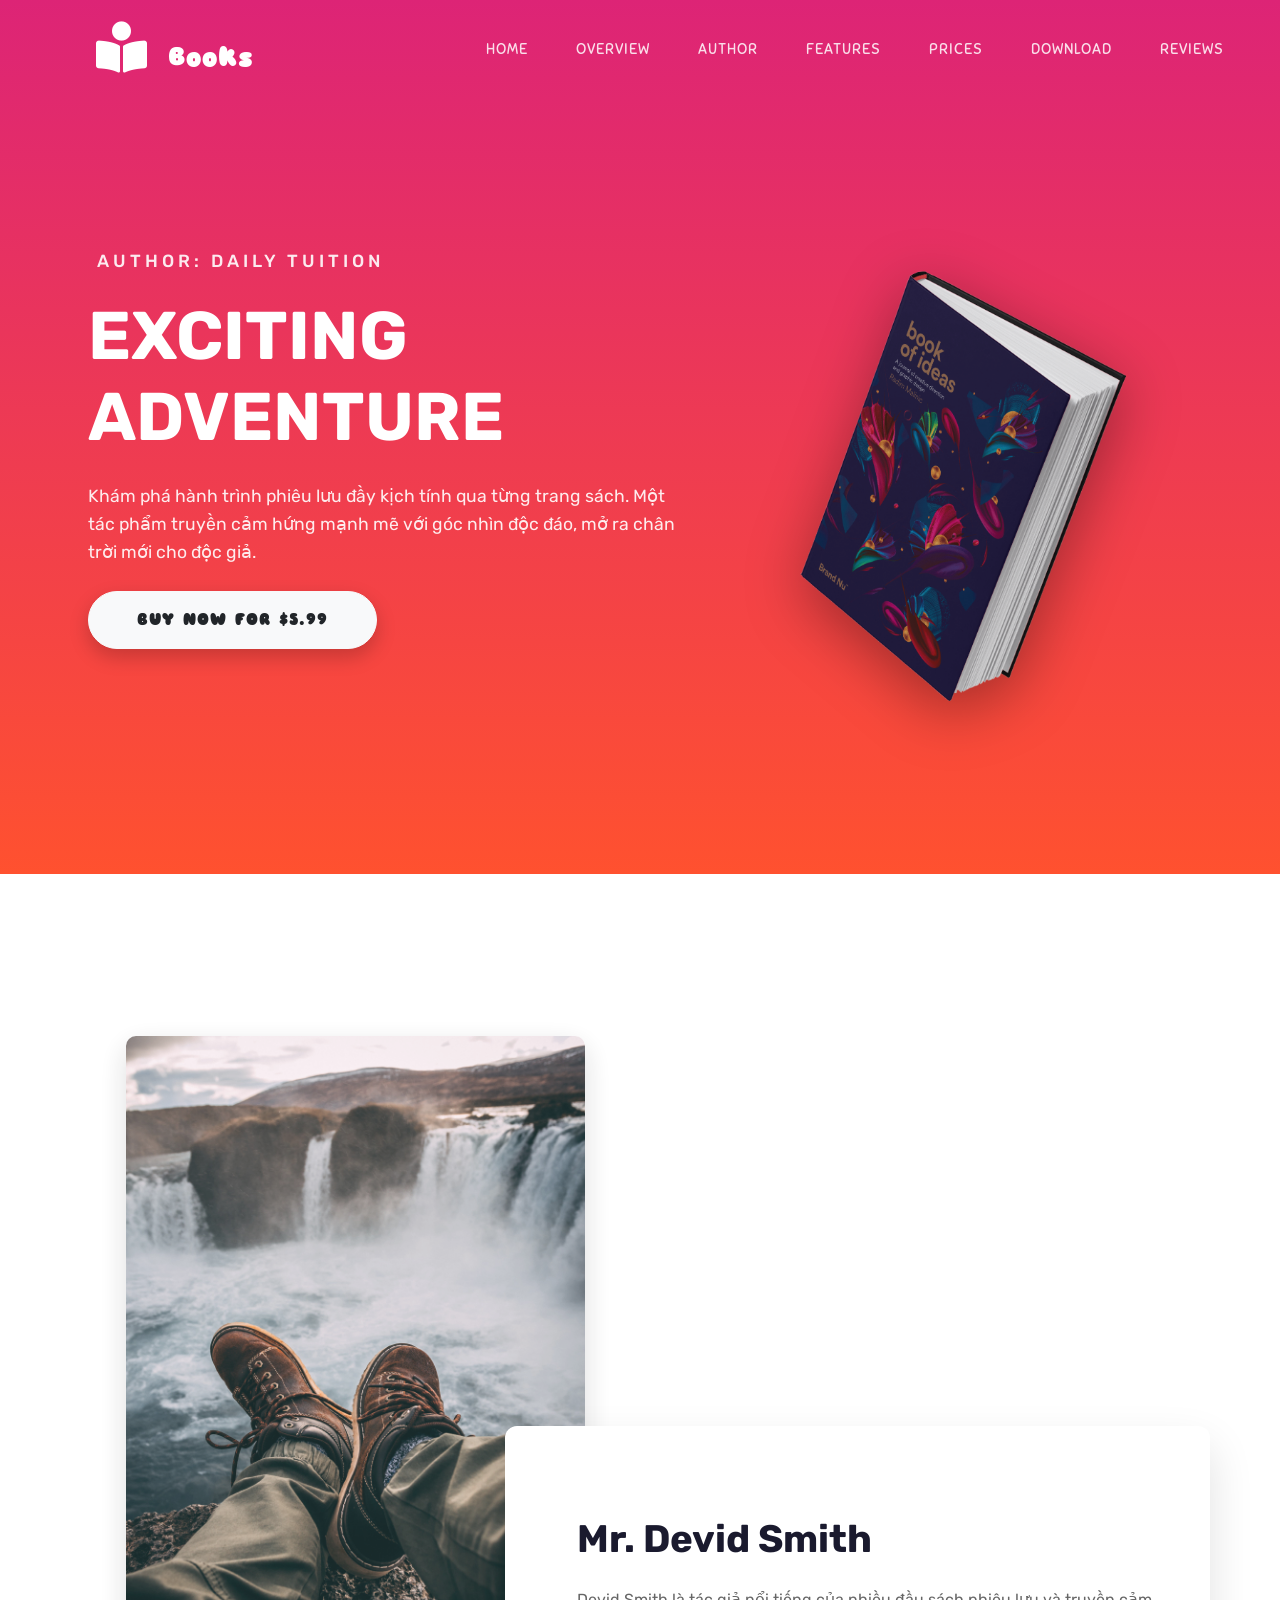
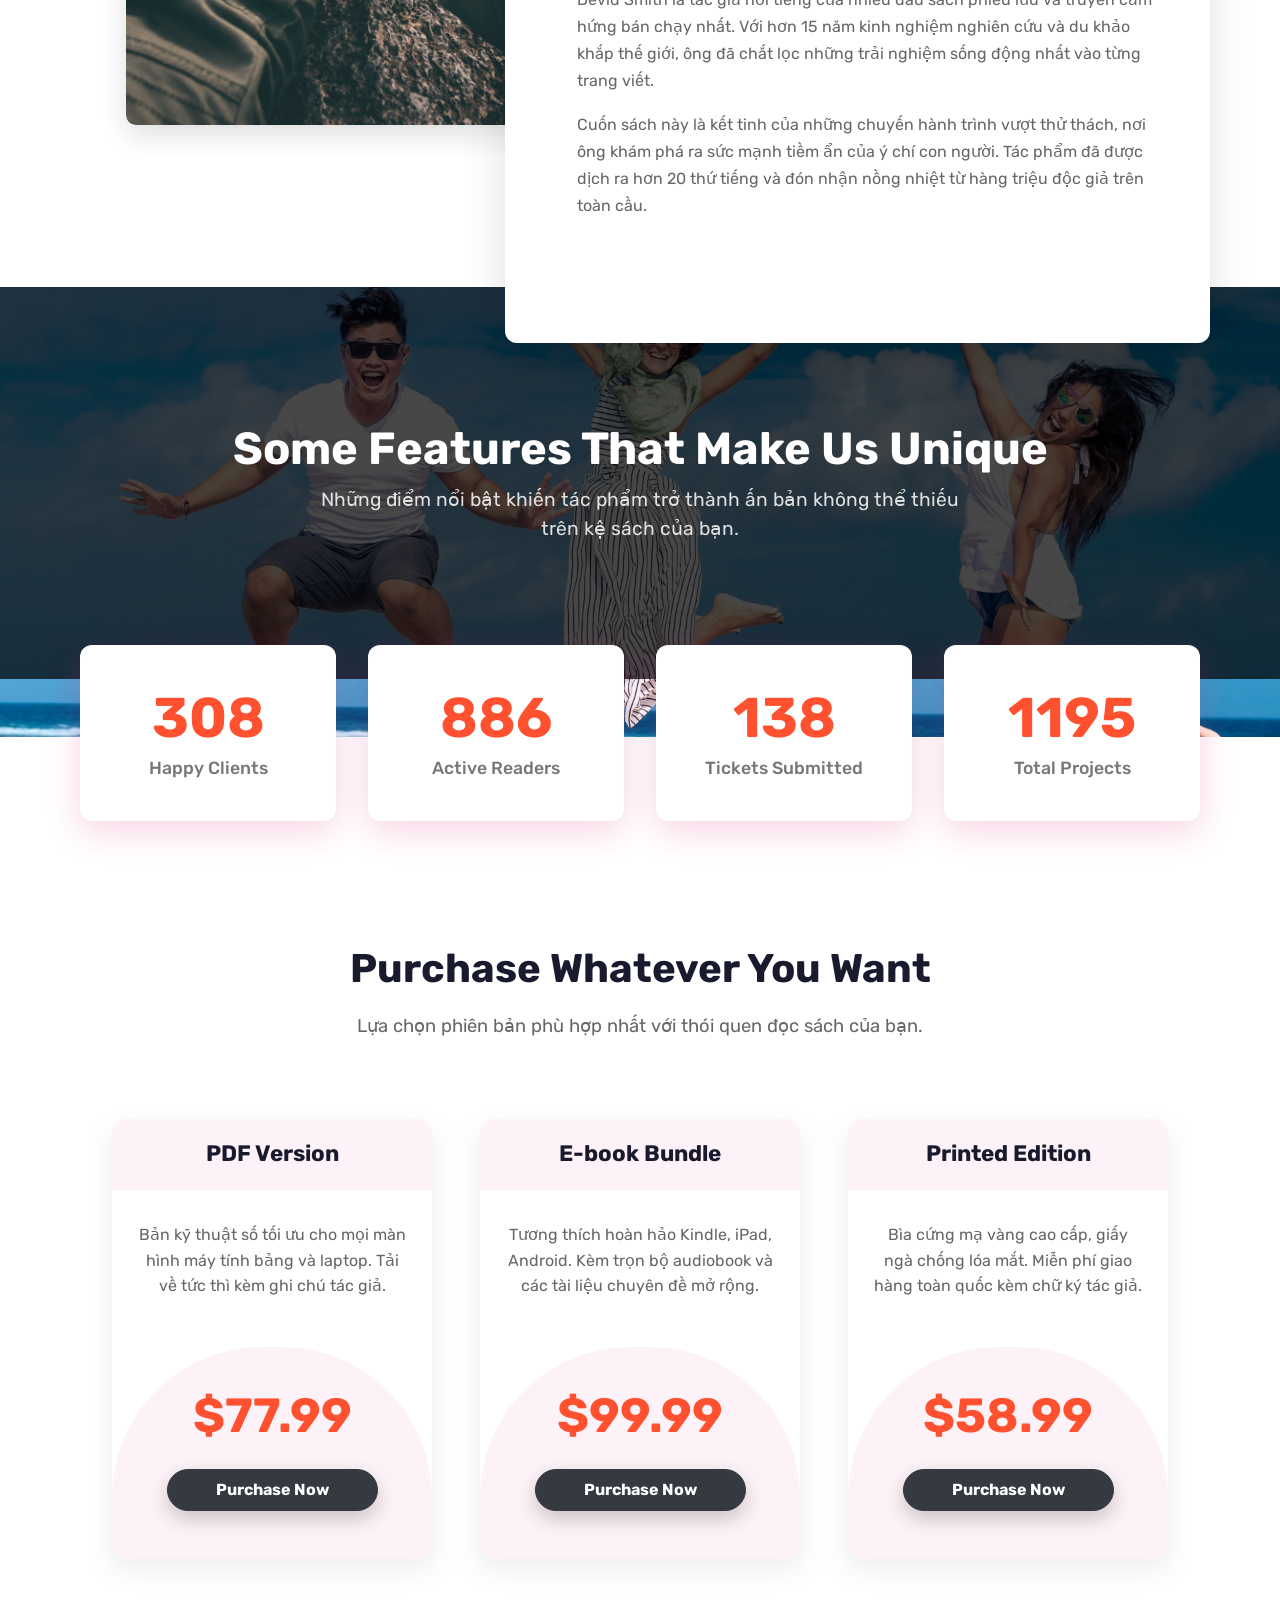
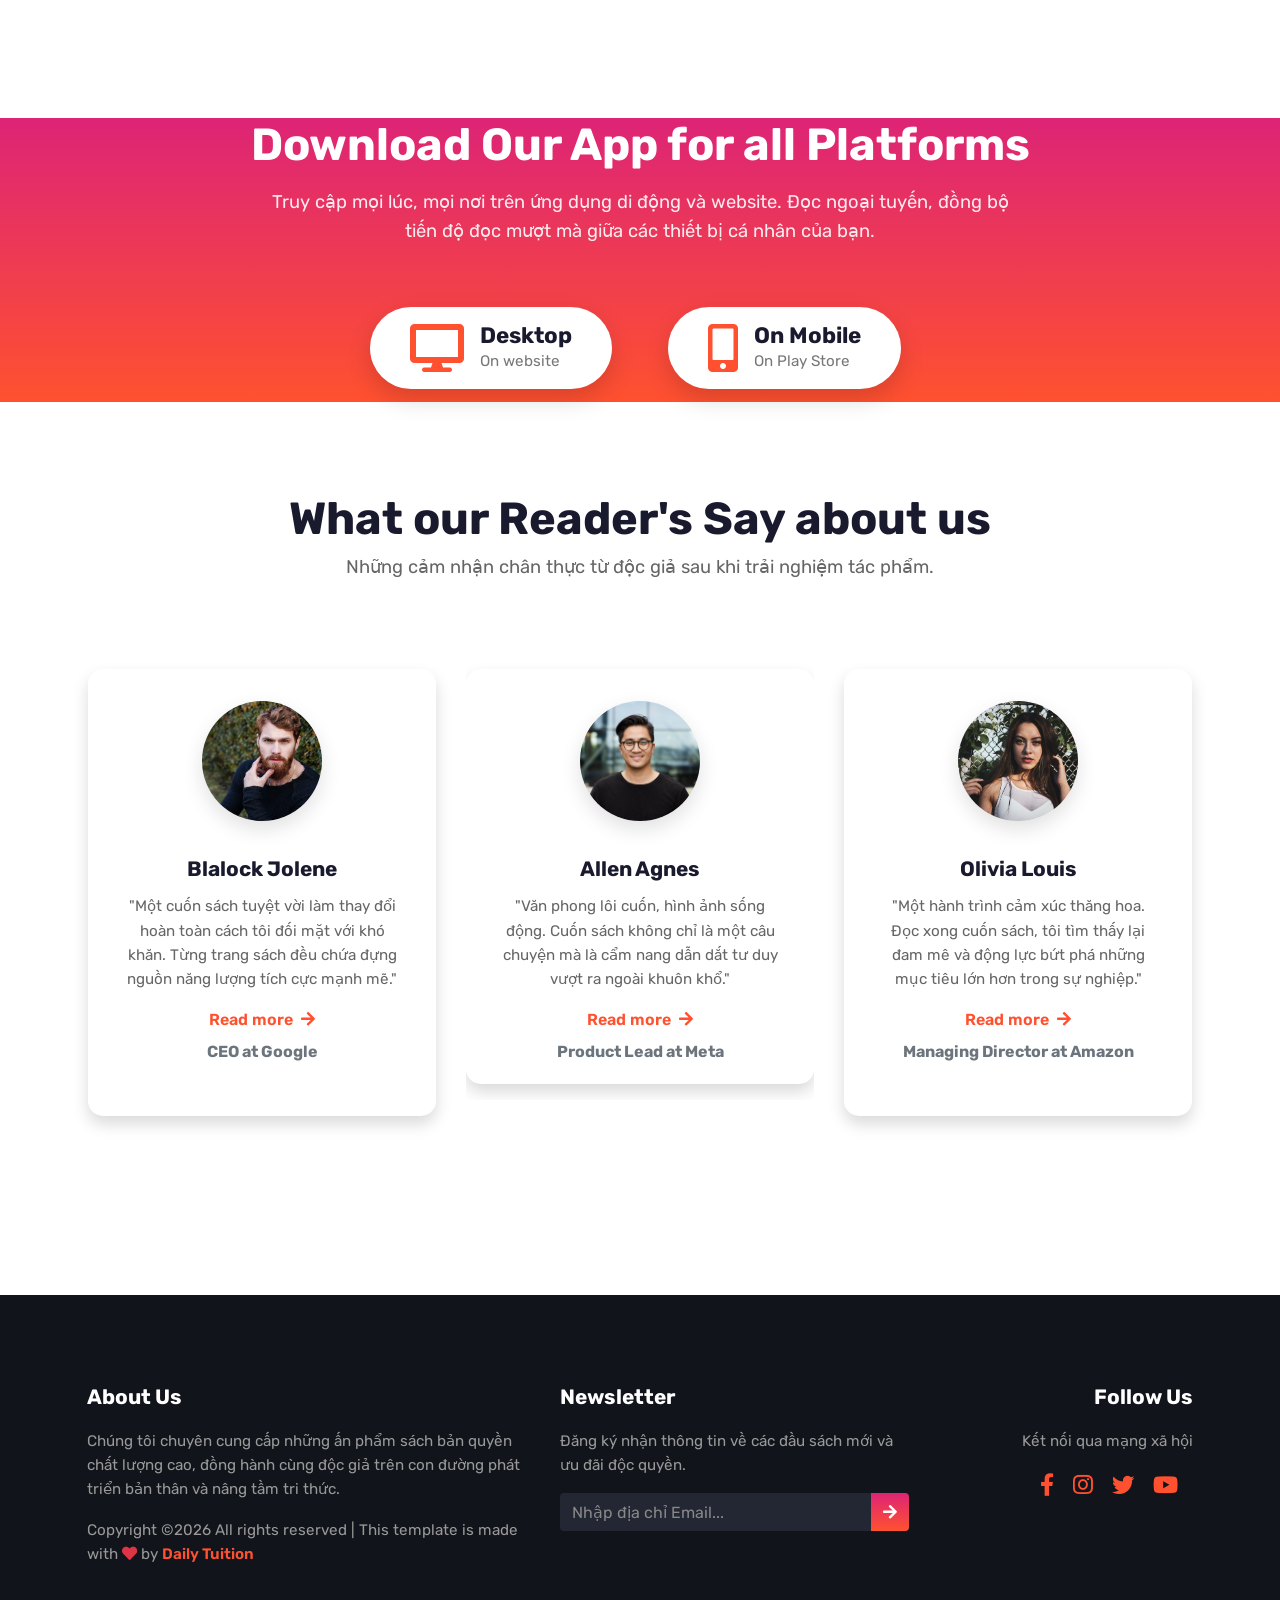
<file: bootstrap-book/index.html>
<!DOCTYPE html>
<html lang="vi">
<head>
    <meta charset="UTF-8">
    <meta http-equiv="X-UA-Compatible" content="IE=edge">
    <meta name="viewport" content="width=device-width, initial-scale=1.0">
    <title>Books - Book Overview & Introduction</title>

    <!-- Bootstrap 4.6 CSS -->
    <link rel="stylesheet" href="https://cdn.jsdelivr.net/npm/bootstrap@4.6.0/dist/css/bootstrap.min.css" integrity="sha384-B0vP5xmATw1+K9KRQjQERJvTumQW0nPEzvF6L/Z6nronJ3oUOFUFpCjEUQouq2+l" crossorigin="anonymous">

    <!-- Font Awesome 5 Free -->
    <link rel="stylesheet" href="https://cdnjs.cloudflare.com/ajax/libs/font-awesome/5.15.4/css/all.min.css" integrity="sha512-1ycn6IcaQQ40/MKBW2W4Rhis/DbILU74C1vSrLJxCq57o941Ym01SwNsOMqvFlcgUa6xLiPY/NS5R+E6ztJQ==" crossorigin="anonymous" referrerpolicy="no-referrer" />

    <!-- Custom CSS -->
    <link rel="stylesheet" href="css/style.css">
    <link rel="stylesheet" href="css/mobile.css">
</head>
<body>

    <!-- ==================== 1. HEADER & BOOK OVERVIEW ==================== -->
    <header id="home">
        <div class="container-fluid p-0">
            <nav class="navbar navbar-expand-lg">
                <a class="navbar-brand" href="#home">
                    <i class="fas fa-book-reader fa-2x"></i> Books
                </a>
                <button class="navbar-toggler" type="button" data-toggle="collapse" data-target="#navbarSupportedContent" aria-controls="navbarSupportedContent" aria-expanded="false" aria-label="Toggle navigation">
                    <i class="fas fa-bars text-light fa-lg"></i>
                </button>
            
                <div class="collapse navbar-collapse" id="navbarSupportedContent">
                    <div class="mr-auto"></div>
                    <ul class="navbar-nav">
                        <li class="nav-item active">
                            <a class="nav-link" href="#home">HOME</a>
                        </li>
                        <li class="nav-item">
                            <a class="nav-link" href="#overview">OVERVIEW</a>
                        </li>
                        <li class="nav-item">
                            <a class="nav-link" href="#author">AUTHOR</a>
                        </li>
                        <li class="nav-item">
                            <a class="nav-link" href="#features">FEATURES</a>
                        </li>
                        <li class="nav-item">
                            <a class="nav-link" href="#prices">PRICES</a>
                        </li>
                        <li class="nav-item">
                            <a class="nav-link" href="#download">DOWNLOAD</a>
                        </li>
                        <li class="nav-item">
                            <a class="nav-link" href="#readers">REVIEWS</a>
                        </li>
                    </ul>
                </div>
            </nav>
        </div>

        <!-- Book Overview Hero Section -->
        <div id="overview" class="container text-center">
            <div class="row align-items-center">
                <div class="col-md-7 col-sm-12 text-white text-md-left">
                    <h6>AUTHOR: DAILY TUITION</h6>
                    <h1>EXCITING ADVENTURE</h1>
                    <p class="pl-md-0">Khám phá hành trình phiêu lưu đầy kịch tính qua từng trang sách. Một tác phẩm truyền cảm hứng mạnh mẽ với góc nhìn độc đáo, mở ra chân trời mới cho độc giả.</p>
                    <a href="#prices" class="btn btn-light primary-btn px-5 py-3 text-uppercase font-weight-bold">
                        Buy now for $5.99
                    </a>
                </div>
                <div class="col-md-5 col-sm-12 text-center mt-4 mt-md-0">
                    <img src="assets/header-img.png" alt="Book Cover" class="img-fluid">
                </div>
            </div>
        </div>
    </header>

    <main>
        <!-- ==================== 2. AUTHOR ==================== -->
        <section id="author" class="section-1">
            <div class="container text-center">
                <div class="row align-items-center">
                    <div class="col-md-6 col-12 mb-4 mb-md-0">
                        <div>
                            <img src="assets/pexels-photo-1904769.jpeg" alt="Author Mr. Devid Smith" class="img-fluid" />
                        </div>
                    </div>
                    <div class="col-md-6 col-12">
                        <div class="panel">
                            <h1>Mr. Devid Smith</h1>
                            <p class="pt-3">Devid Smith là tác giả nổi tiếng của nhiều đầu sách phiêu lưu và truyền cảm hứng bán chạy nhất. Với hơn 15 năm kinh nghiệm nghiên cứu và du khảo khắp thế giới, ông đã chắt lọc những trải nghiệm sống động nhất vào từng trang viết.</p>
                            <p>Cuốn sách này là kết tinh của những chuyến hành trình vượt thử thách, nơi ông khám phá ra sức mạnh tiềm ẩn của ý chí con người. Tác phẩm đã được dịch ra hơn 20 thứ tiếng và đón nhận nồng nhiệt từ hàng triệu độc giả trên toàn cầu.</p>
                        </div>
                    </div>
                </div>
            </div>
        </section>

        <!-- ==================== 3. FEATURES & COUNTERS ==================== -->
        <section id="features" class="section-2 container-fluid p-0">
            <div class="cover">
                <div class="content text-center">
                    <h1>Some Features That Make Us Unique</h1>
                    <p>Những điểm nổi bật khiến tác phẩm trở thành ấn bản không thể thiếu trên kệ sách của bạn.</p>
                </div>
            </div>
            <div class="container-fluid text-center">
                <div class="d-flex flex-wrap justify-content-center numbers">
                    <div class="rect">
                        <h1>2345</h1>
                        <p>Happy Clients</p>
                    </div>
                    <div class="rect">
                        <h1>6784</h1>
                        <p>Active Readers</p>
                    </div>
                    <div class="rect">
                        <h1>1056</h1>
                        <p>Tickets Submitted</p>
                    </div>
                    <div class="rect">
                        <h1>9152</h1>
                        <p>Total Projects</p>
                    </div>
                </div>
            </div>

            <!-- ==================== 4. PRICES ==================== -->
            <div id="prices" class="purchase text-center">
                <h1>Purchase Whatever You Want</h1>
                <p class="subtitle">Lựa chọn phiên bản phù hợp nhất với thói quen đọc sách của bạn.</p>

                <div class="cards container">
                    <div class="d-flex flex-row justify-content-center flex-wrap">
                        <!-- Card 1: PDF -->
                        <div class="card">
                            <div class="card-body p-0">
                                <div class="title">
                                    <h5 class="card-title">PDF Version</h5>
                                </div>
                                <p class="card-text">
                                    Bản kỹ thuật số tối ưu cho mọi màn hình máy tính bảng và laptop. Tải về tức thì kèm ghi chú tác giả.
                                </p>
                                <div class="pricing">
                                    <h1>$77.99</h1>
                                    <a href="#" class="btn btn-dark py-2 px-5 mb-4 primary-btn text-white">Purchase Now</a>
                                </div>
                            </div>
                        </div>

                        <!-- Card 2: E-book -->
                        <div class="card">
                            <div class="card-body p-0">
                                <div class="title">
                                    <h5 class="card-title">E-book Bundle</h5>
                                </div>
                                <p class="card-text">
                                    Tương thích hoàn hảo Kindle, iPad, Android. Kèm trọn bộ audiobook và các tài liệu chuyên đề mở rộng.
                                </p>
                                <div class="pricing">
                                    <h1>$99.99</h1>
                                    <a href="#" class="btn btn-dark py-2 px-5 mb-4 primary-btn text-white">Purchase Now</a>
                                </div>
                            </div>
                        </div>

                        <!-- Card 3: Paperback -->
                        <div class="card">
                            <div class="card-body p-0">
                                <div class="title">
                                    <h5 class="card-title">Printed Edition</h5>
                                </div>
                                <p class="card-text">
                                    Bìa cứng mạ vàng cao cấp, giấy ngà chống lóa mắt. Miễn phí giao hàng toàn quốc kèm chữ ký tác giả.
                                </p>
                                <div class="pricing">
                                    <h1>$58.99</h1>
                                    <a href="#" class="btn btn-dark py-2 px-5 mb-4 primary-btn text-white">Purchase Now</a>
                                </div>
                            </div>
                        </div>
                    </div>
                </div>
            </div>
        </section>

        <!-- ==================== 5. DOWNLOAD ==================== -->
        <section id="download" class="section-3 container-fluid p-0 text-center">
            <div class="row">
                <div class="col-md-12 col-sm-12">
                    <h1>Download Our App for all Platforms</h1>
                    <p>Truy cập mọi lúc, mọi nơi trên ứng dụng di động và website. Đọc ngoại tuyến, đồng bộ tiến độ đọc mượt mà giữa các thiết bị cá nhân của bạn.</p>
                </div>
            </div>
            <div class="platform row justify-content-center">
                <div class="col-md-6 col-sm-12 text-md-right text-center">
                    <div class="desktop">
                        <div class="d-flex flex-row align-items-center justify-content-center">
                            <i class="fas fa-desktop fa-3x pr-3"></i>
                            <div class="text-left">
                                <h3 class="m-0">Desktop</h3>
                                <p class="m-0">On website</p>
                            </div>
                        </div>
                    </div>
                </div>
                <div class="col-md-6 col-sm-12 text-md-left text-center">
                    <div class="desktop">
                        <div class="d-flex flex-row align-items-center justify-content-center">
                            <i class="fas fa-mobile-alt fa-3x pr-3"></i>
                            <div class="text-left">
                                <h3 class="m-0">On Mobile</h3>
                                <p class="m-0">On Play Store</p>
                            </div>
                        </div>
                    </div>
                </div>
            </div>
        </section>

        <!-- ==================== 6. READER'S SAY ==================== -->
        <section id="readers" class="section-4">
            <div class="container text-center">
                <h1>What our Reader's Say about us</h1>
                <p class="subtitle">Những cảm nhận chân thực từ độc giả sau khi trải nghiệm tác phẩm.</p>
            </div>
            <div class="team container">
                <div class="row justify-content-center">
                    <!-- Reader 1 -->
                    <div class="col-lg-4 col-md-6 col-12 text-center mb-4">
                        <div class="card h-100 shadow">
                            <div class="avatar-wrapper">
                                <img src="assets/UI-face-3.jpg" class="border-radius" alt="Blalock Jolene">
                            </div>
                            <div class="card-body">
                                <h3 class="card-title">Blalock Jolene</h3>
                                <p class="card-text">
                                    "Một cuốn sách tuyệt vời làm thay đổi hoàn toàn cách tôi đối mặt với khó khăn. Từng trang sách đều chứa đựng nguồn năng lượng tích cực mạnh mẽ."
                                </p>
                                <a href="#" class="text-decoration-none">
                                    Read more <i class="fas fa-arrow-right ml-1"></i>
                                </a>
                                <p class="text-muted mt-2 mb-0 font-weight-bold">CEO at Google</p>
                            </div>
                        </div>
                    </div>

                    <!-- Reader 2 Carousel -->
                    <div class="col-lg-4 col-md-6 col-12 text-center mb-4">
                        <div id="carouselExampleSlidesOnly" class="carousel slide h-100" data-ride="carousel" data-interval="3500">
                            <div class="carousel-inner h-100">
                                <div class="carousel-item active">
                                    <div class="card h-100 shadow">
                                        <div class="avatar-wrapper">
                                            <img src="assets/UI-face-1.jpg" class="border-radius" alt="Allen Agnes">
                                        </div>
                                        <div class="card-body">
                                            <h3 class="card-title">Allen Agnes</h3>
                                            <p class="card-text">
                                                "Văn phong lôi cuốn, hình ảnh sống động. Cuốn sách không chỉ là một câu chuyện mà là cẩm nang dẫn dắt tư duy vượt ra ngoài khuôn khổ."
                                            </p>
                                            <a href="#" class="text-decoration-none">
                                                Read more <i class="fas fa-arrow-right ml-1"></i>
                                            </a>
                                            <p class="text-muted mt-2 mb-0 font-weight-bold">Product Lead at Meta</p>
                                        </div>
                                    </div>
                                </div>
                                <div class="carousel-item">
                                    <div class="card h-100 shadow">
                                        <div class="avatar-wrapper">
                                            <img src="assets/UI-face-2.jpg" class="border-radius" alt="Amiel Barbara">
                                        </div>
                                        <div class="card-body">
                                            <h3 class="card-title">Amiel Barbara</h3>
                                            <p class="card-text">
                                                "Tôi đã giới thiệu tác phẩm này cho toàn bộ đội ngũ của mình. Những bài học thực tiễn giúp nâng cao tinh thần làm việc nhóm rõ rệt."
                                            </p>
                                            <a href="#" class="text-decoration-none">
                                                Read more <i class="fas fa-arrow-right ml-1"></i>
                                            </a>
                                            <p class="text-muted mt-2 mb-0 font-weight-bold">Creative Director at Apple</p>
                                        </div>
                                    </div>
                                </div>
                            </div>
                        </div>
                    </div>

                    <!-- Reader 3 -->
                    <div class="col-lg-4 col-md-6 col-12 text-center mb-4">
                        <div class="card h-100 shadow">
                            <div class="avatar-wrapper">
                                <img src="assets/UI-face-4.jpg" class="border-radius" alt="Olivia Louis">
                            </div>
                            <div class="card-body">
                                <h3 class="card-title">Olivia Louis</h3>
                                <p class="card-text">
                                    "Một hành trình cảm xúc thăng hoa. Đọc xong cuốn sách, tôi tìm thấy lại đam mê và động lực bứt phá những mục tiêu lớn hơn trong sự nghiệp."
                                </p>
                                <a href="#" class="text-decoration-none">
                                    Read more <i class="fas fa-arrow-right ml-1"></i>
                                </a>
                                <p class="text-muted mt-2 mb-0 font-weight-bold">Managing Director at Amazon</p>
                            </div>
                        </div>
                    </div>
                </div>
            </div>
        </section>
    </main>

    <!-- ==================== 7. FOOTER ==================== -->
    <footer id="footer">
        <div class="container">
            <div class="row">
                <div class="col-lg-5 col-md-6 mb-4 mb-lg-0">
                    <h4>About Us</h4>
                    <p>Chúng tôi chuyên cung cấp những ấn phẩm sách bản quyền chất lượng cao, đồng hành cùng độc giả trên con đường phát triển bản thân và nâng tầm tri thức.</p>
                    <p class="mb-0">Copyright ©2026 All rights reserved | This template is made with <i class="fas fa-heart text-danger"></i> by <span>Daily Tuition</span></p>
                </div>
                <div class="col-lg-4 col-md-6 mb-4 mb-lg-0">
                    <h4>Newsletter</h4>
                    <p>Đăng ký nhận thông tin về các đầu sách mới và ưu đãi độc quyền.</p>
                    <form class="form-inline" onsubmit="event.preventDefault(); alert('Cảm ơn bạn đã đăng ký!');">
                        <div class="input-group w-100">
                            <input type="email" class="form-control" placeholder="Nhập địa chỉ Email..." required>
                            <div class="input-group-append">
                                <button type="submit" class="btn input-group-text">
                                    <i class="fas fa-arrow-right"></i>
                                </button>
                            </div>
                        </div>
                    </form>
                </div>
                <div class="col-lg-3 col-md-12 text-lg-right">
                    <h4>Follow Us</h4>
                    <p>Kết nối qua mạng xã hội</p>
                    <div class="social-icons">
                        <a href="#" aria-label="Facebook"><i class="fab fa-facebook-f"></i></a>
                        <a href="#" aria-label="Instagram"><i class="fab fa-instagram"></i></a>
                        <a href="#" aria-label="Twitter"><i class="fab fa-twitter"></i></a>
                        <a href="#" aria-label="YouTube"><i class="fab fa-youtube"></i></a>
                    </div>
                </div>
            </div>
        </div>
    </footer>

    <!-- jQuery and Bootstrap 4.6 JS -->
    <script src="https://code.jquery.com/jquery-3.6.0.min.js" integrity="sha256-/xUj+3OJU5yExlq6GSYGSHk7tPXikynS7ogEvDej/m4=" crossorigin="anonymous"></script>
    <script src="https://cdn.jsdelivr.net/npm/bootstrap@4.6.0/dist/js/bootstrap.bundle.min.js" integrity="sha384-Piv4xVNRyMGpqkS2by6br4gNJ7DXjqk09RmUpJ8jgGtD7zP9yug3goQfGII0yAns" crossorigin="anonymous"></script>

    <!-- Custom JS -->
    <script src="js/main.js"></script>
</body>
</html>
</file>
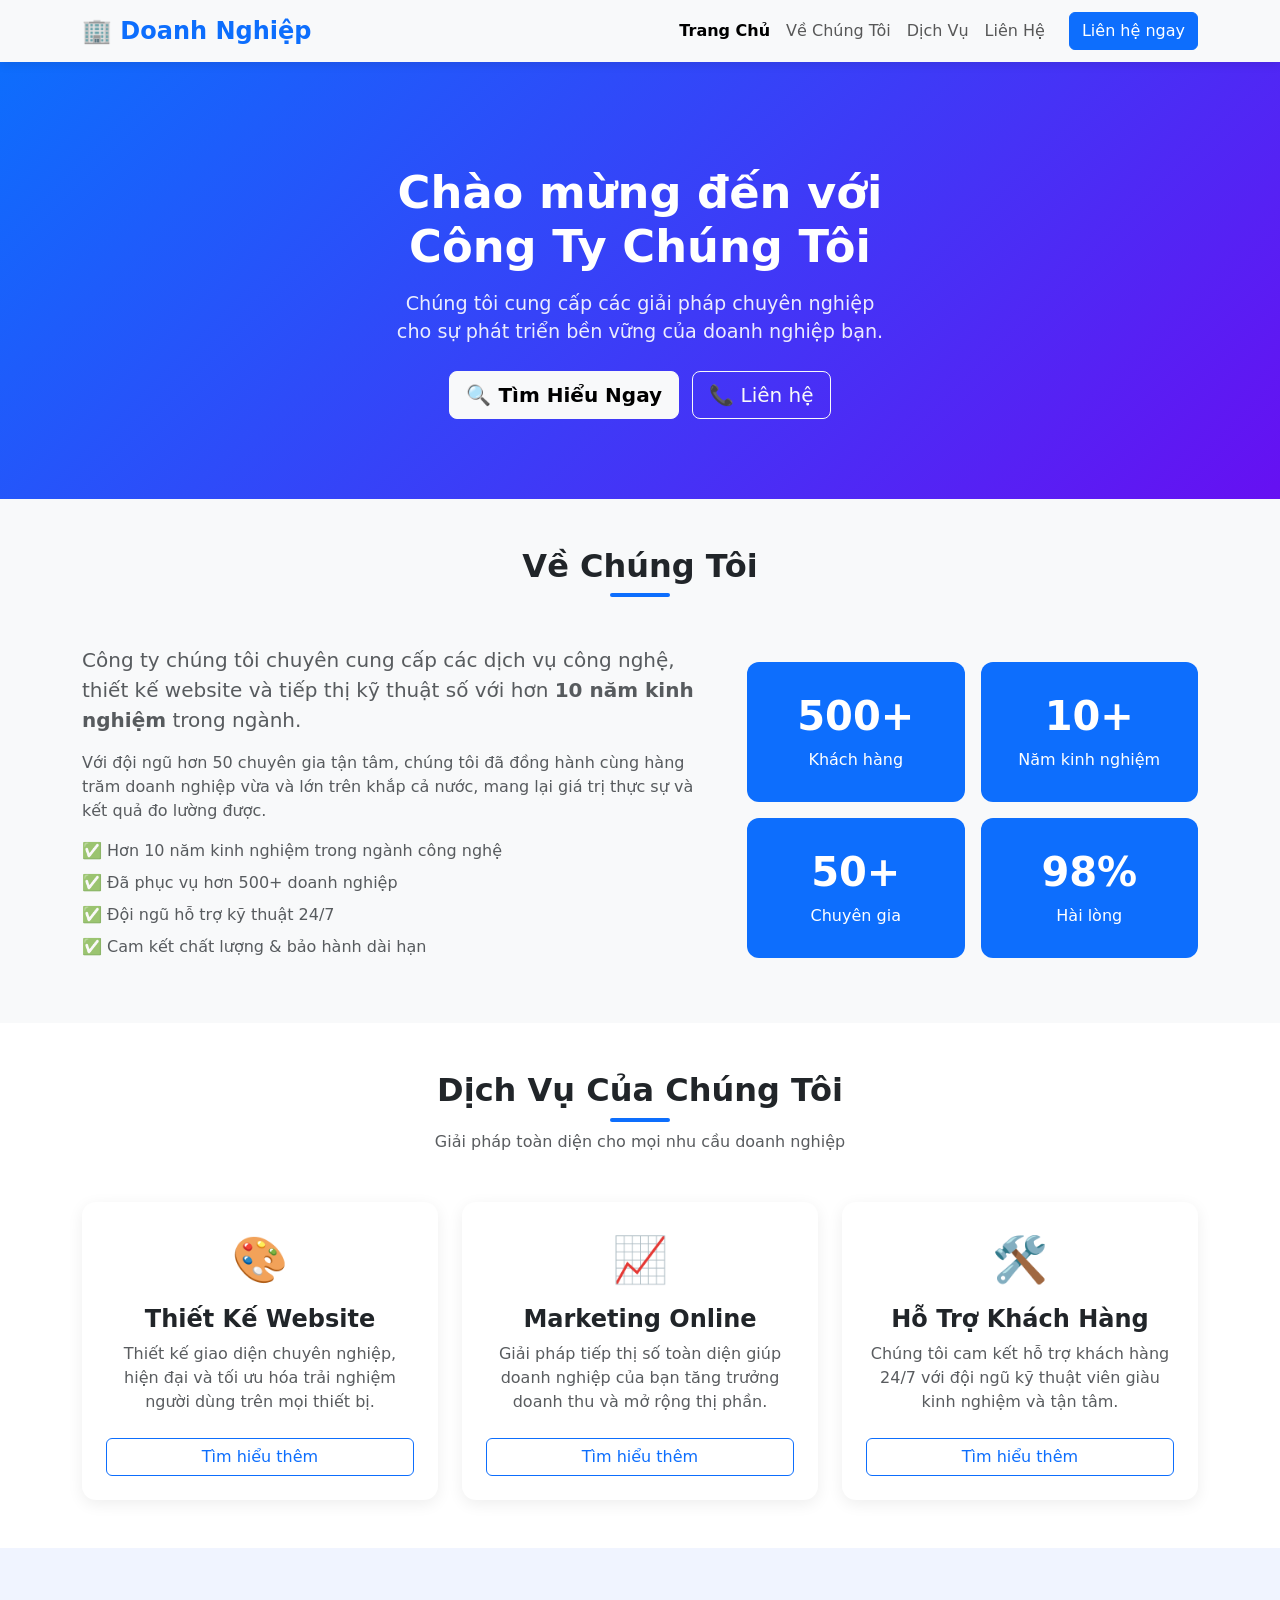
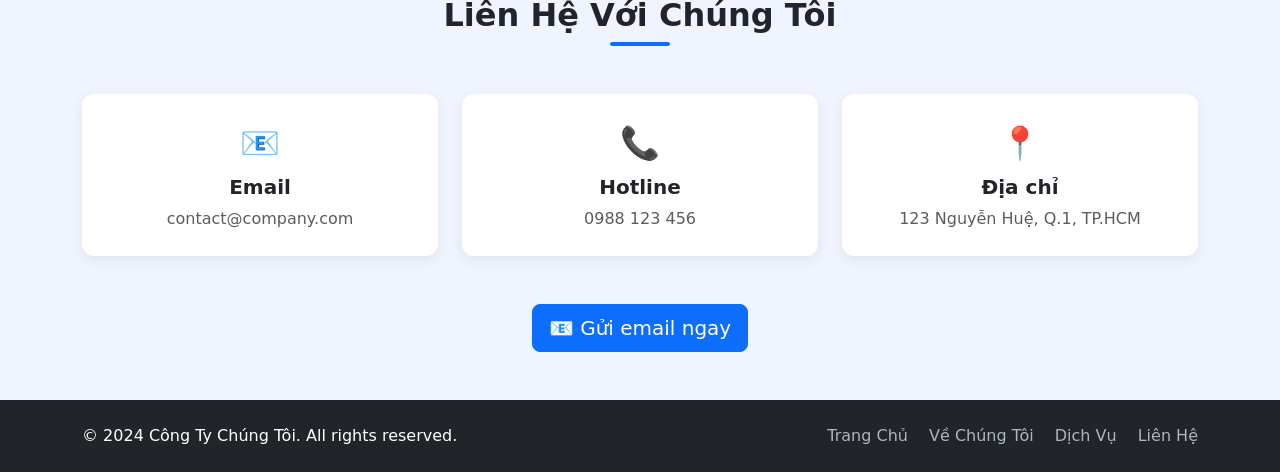
<file: bootstrap-company/index.html>
<!DOCTYPE html>
<html lang="vi">
<head>
    <meta charset="UTF-8">
    <meta name="viewport" content="width=device-width, initial-scale=1.0">
    <title>Giới Thiệu Công Ty</title>
    <link rel="stylesheet" href="https://cdn.jsdelivr.net/npm/bootstrap@5.3.0/dist/css/bootstrap.min.css">
    <style>
        /* ===== Smooth scroll ===== */
        html { scroll-behavior: smooth; }

        /* ===== Navbar ===== */
        .navbar { box-shadow: 0 2px 10px rgba(0,0,0,0.1); }

        /* ===== Hero Section ===== */
        .hero-section {
            background: linear-gradient(135deg, #0d6efd 0%, #6610f2 100%);
            padding: 110px 20px 80px;
            margin-top: 56px;
        }

        .hero-section h1 { font-size: 2.8rem; font-weight: 800; }
        .hero-section p  { font-size: 1.2rem; opacity: 0.9; }

        /* ===== Section tiêu đề ===== */
        .section-title {
            font-weight: 700;
            position: relative;
            padding-bottom: 12px;
        }

        .section-title::after {
            content: "";
            position: absolute;
            bottom: 0;
            left: 50%;
            transform: translateX(-50%);
            width: 60px;
            height: 4px;
            background-color: #0d6efd;
            border-radius: 2px;
        }

        /* ===== About Section ===== */
        .about-section { background-color: #f8f9fa; }

        .stat-box {
            background: #0d6efd;
            color: white;
            border-radius: 12px;
            padding: 30px;
            text-align: center;
        }

        .stat-box h3 { font-size: 2.5rem; font-weight: 800; }

        /* ===== Service Cards ===== */
        .service-card {
            border: none;
            border-radius: 14px;
            box-shadow: 0 4px 16px rgba(0,0,0,0.07);
            transition: transform 0.3s, box-shadow 0.3s;
            height: 100%;
        }

        .service-card:hover {
            transform: translateY(-8px);
            box-shadow: 0 12px 32px rgba(0,0,0,0.15);
        }

        .service-card .icon { font-size: 2.8rem; margin-bottom: 12px; }

        /* ===== Contact Section ===== */
        .contact-section { background-color: #f0f4ff; }

        .contact-info-box {
            background: white;
            border-radius: 12px;
            padding: 25px 30px;
            box-shadow: 0 4px 14px rgba(0,0,0,0.07);
        }

        /* ===== Footer links ===== */
        footer a { color: #adb5bd; text-decoration: none; }
        footer a:hover { color: white; }
    </style>
</head>
<body>

    <!-- ==================== NAVBAR ==================== -->
    <nav class="navbar navbar-expand-lg navbar-light bg-light fixed-top">
        <div class="container">
            <a class="navbar-brand fw-bold text-primary fs-4" href="#">🏢 Doanh Nghiệp</a>

            <button class="navbar-toggler" type="button"
                    data-bs-toggle="collapse"
                    data-bs-target="#navbarNav"
                    aria-controls="navbarNav"
                    aria-expanded="false"
                    aria-label="Điều hướng">
                <span class="navbar-toggler-icon"></span>
            </button>

            <div class="collapse navbar-collapse" id="navbarNav">
                <ul class="navbar-nav ms-auto">
                    <li class="nav-item"><a class="nav-link active fw-semibold" href="#">Trang Chủ</a></li>
                    <li class="nav-item"><a class="nav-link" href="#about">Về Chúng Tôi</a></li>
                    <li class="nav-item"><a class="nav-link" href="#services">Dịch Vụ</a></li>
                    <li class="nav-item"><a class="nav-link" href="#contact">Liên Hệ</a></li>
                </ul>
                <a href="#contact" class="btn btn-primary ms-3">Liên hệ ngay</a>
            </div>
        </div>
    </nav>

    <!-- ==================== HERO SECTION ==================== -->
    <header class="hero-section text-white text-center">
        <div class="container">
            <h1>Chào mừng đến với<br>Công Ty Chúng Tôi</h1>
            <p class="mt-3 mb-4">Chúng tôi cung cấp các giải pháp chuyên nghiệp<br>cho sự phát triển bền vững của doanh nghiệp bạn.</p>
            <a href="#services" class="btn btn-light btn-lg me-2 fw-semibold">🔍 Tìm Hiểu Ngay</a>
            <a href="#contact" class="btn btn-outline-light btn-lg">📞 Liên hệ</a>
        </div>
    </header>

    <!-- ==================== ABOUT SECTION ==================== -->
    <section id="about" class="about-section py-5">
        <div class="container">
            <h2 class="section-title text-center mb-5">Về Chúng Tôi</h2>
            <div class="row align-items-center g-4">
                <div class="col-md-7">
                    <p class="text-muted fs-5">
                        Công ty chúng tôi chuyên cung cấp các dịch vụ công nghệ, thiết kế website
                        và tiếp thị kỹ thuật số với hơn <strong>10 năm kinh nghiệm</strong> trong ngành.
                    </p>
                    <p class="text-muted">
                        Với đội ngũ hơn 50 chuyên gia tận tâm, chúng tôi đã đồng hành cùng
                        hàng trăm doanh nghiệp vừa và lớn trên khắp cả nước, mang lại giá trị
                        thực sự và kết quả đo lường được.
                    </p>
                    <ul class="list-unstyled text-muted mt-3">
                        <li class="mb-2">✅ Hơn 10 năm kinh nghiệm trong ngành công nghệ</li>
                        <li class="mb-2">✅ Đã phục vụ hơn 500+ doanh nghiệp</li>
                        <li class="mb-2">✅ Đội ngũ hỗ trợ kỹ thuật 24/7</li>
                        <li class="mb-2">✅ Cam kết chất lượng & bảo hành dài hạn</li>
                    </ul>
                </div>
                <div class="col-md-5">
                    <div class="row g-3">
                        <div class="col-6">
                            <div class="stat-box">
                                <h3>500+</h3>
                                <p class="mb-0">Khách hàng</p>
                            </div>
                        </div>
                        <div class="col-6">
                            <div class="stat-box">
                                <h3>10+</h3>
                                <p class="mb-0">Năm kinh nghiệm</p>
                            </div>
                        </div>
                        <div class="col-6">
                            <div class="stat-box">
                                <h3>50+</h3>
                                <p class="mb-0">Chuyên gia</p>
                            </div>
                        </div>
                        <div class="col-6">
                            <div class="stat-box">
                                <h3>98%</h3>
                                <p class="mb-0">Hài lòng</p>
                            </div>
                        </div>
                    </div>
                </div>
            </div>
        </div>
    </section>

    <!-- ==================== SERVICES SECTION ==================== -->
    <section id="services" class="py-5">
        <div class="container">
            <h2 class="section-title text-center mb-2">Dịch Vụ Của Chúng Tôi</h2>
            <p class="text-center text-muted mb-5">Giải pháp toàn diện cho mọi nhu cầu doanh nghiệp</p>

            <div class="row g-4">
                <!-- Card 1 -->
                <div class="col-md-4">
                    <div class="card service-card p-4 text-center">
                        <div class="icon">🎨</div>
                        <h4 class="fw-bold">Thiết Kế Website</h4>
                        <p class="text-muted">Thiết kế giao diện chuyên nghiệp, hiện đại và tối ưu hóa trải nghiệm người dùng trên mọi thiết bị.</p>
                        <a href="#contact" class="btn btn-outline-primary mt-2">Tìm hiểu thêm</a>
                    </div>
                </div>

                <!-- Card 2 -->
                <div class="col-md-4">
                    <div class="card service-card p-4 text-center">
                        <div class="icon">📈</div>
                        <h4 class="fw-bold">Marketing Online</h4>
                        <p class="text-muted">Giải pháp tiếp thị số toàn diện giúp doanh nghiệp của bạn tăng trưởng doanh thu và mở rộng thị phần.</p>
                        <a href="#contact" class="btn btn-outline-primary mt-2">Tìm hiểu thêm</a>
                    </div>
                </div>

                <!-- Card 3 -->
                <div class="col-md-4">
                    <div class="card service-card p-4 text-center">
                        <div class="icon">🛠️</div>
                        <h4 class="fw-bold">Hỗ Trợ Khách Hàng</h4>
                        <p class="text-muted">Chúng tôi cam kết hỗ trợ khách hàng 24/7 với đội ngũ kỹ thuật viên giàu kinh nghiệm và tận tâm.</p>
                        <a href="#contact" class="btn btn-outline-primary mt-2">Tìm hiểu thêm</a>
                    </div>
                </div>
            </div>
        </div>
    </section>

    <!-- ==================== CONTACT SECTION ==================== -->
    <section id="contact" class="contact-section py-5">
        <div class="container">
            <h2 class="section-title text-center mb-5">Liên Hệ Với Chúng Tôi</h2>
            <div class="row justify-content-center g-4">
                <div class="col-md-4 text-center">
                    <div class="contact-info-box">
                        <div style="font-size:2rem;">📧</div>
                        <h5 class="fw-bold mt-2">Email</h5>
                        <p class="text-muted mb-0">contact@company.com</p>
                    </div>
                </div>
                <div class="col-md-4 text-center">
                    <div class="contact-info-box">
                        <div style="font-size:2rem;">📞</div>
                        <h5 class="fw-bold mt-2">Hotline</h5>
                        <p class="text-muted mb-0">0988 123 456</p>
                    </div>
                </div>
                <div class="col-md-4 text-center">
                    <div class="contact-info-box">
                        <div style="font-size:2rem;">📍</div>
                        <h5 class="fw-bold mt-2">Địa chỉ</h5>
                        <p class="text-muted mb-0">123 Nguyễn Huệ, Q.1, TP.HCM</p>
                    </div>
                </div>
            </div>
            <div class="text-center mt-5">
                <a href="mailto:contact@company.com" class="btn btn-primary btn-lg">📧 Gửi email ngay</a>
            </div>
        </div>
    </section>

    <!-- ==================== FOOTER ==================== -->
    <footer class="bg-dark text-white py-4">
        <div class="container">
            <div class="row">
                <div class="col-md-6 text-center text-md-start">
                    <p class="mb-0">&copy; 2024 Công Ty Chúng Tôi. All rights reserved.</p>
                </div>
                <div class="col-md-6 text-center text-md-end mt-2 mt-md-0">
                    <a href="#" class="me-3">Trang Chủ</a>
                    <a href="#about" class="me-3">Về Chúng Tôi</a>
                    <a href="#services" class="me-3">Dịch Vụ</a>
                    <a href="#contact">Liên Hệ</a>
                </div>
            </div>
        </div>
    </footer>

    <!-- Bootstrap JS -->
    <script src="https://cdn.jsdelivr.net/npm/bootstrap@5.3.0/dist/js/bootstrap.bundle.min.js"></script>
</body>
</html>
</file>
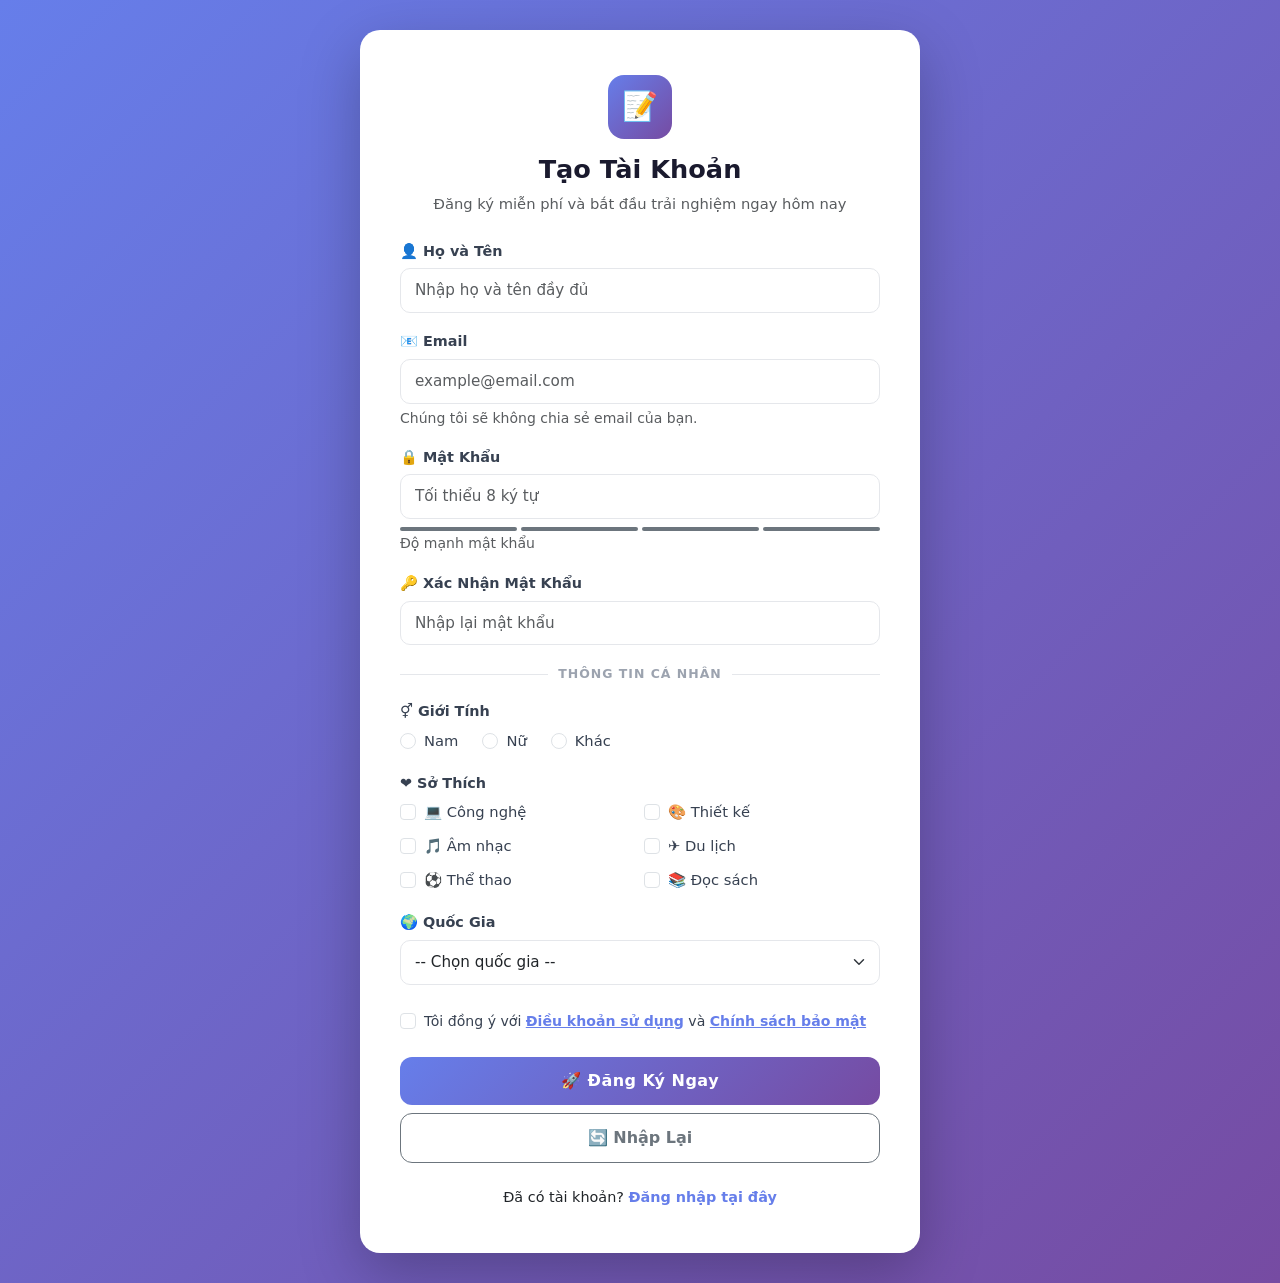
<file: bootstrap-form/index.html>
<!DOCTYPE html>
<html lang="vi">
<head>
    <meta charset="UTF-8">
    <meta name="viewport" content="width=device-width, initial-scale=1.0">
    <title>Form Đăng Ký</title>
    <link rel="stylesheet" href="https://cdn.jsdelivr.net/npm/bootstrap@5.3.0/dist/css/bootstrap.min.css">
    <style>
        body {
            background: linear-gradient(135deg, #667eea 0%, #764ba2 100%);
            min-height: 100vh;
            display: flex;
            align-items: center;
            padding: 30px 15px;
        }

        /* ===== Form Card ===== */
        .form-card {
            background: #ffffff;
            border-radius: 20px;
            padding: 45px 40px;
            box-shadow: 0 20px 60px rgba(0, 0, 0, 0.25);
            width: 100%;
            max-width: 560px;
            margin: 0 auto;
        }

        /* ===== Logo / Title ===== */
        .form-logo {
            width: 64px;
            height: 64px;
            background: linear-gradient(135deg, #667eea, #764ba2);
            border-radius: 16px;
            display: flex;
            align-items: center;
            justify-content: center;
            font-size: 1.8rem;
            margin: 0 auto 15px;
        }

        .form-card h2 {
            font-weight: 800;
            font-size: 1.6rem;
            color: #1a1a2e;
        }

        /* ===== Labels ===== */
        .form-label {
            font-weight: 600;
            font-size: 0.9rem;
            color: #374151;
            margin-bottom: 6px;
        }

        /* ===== Inputs ===== */
        .form-control, .form-select {
            border-radius: 10px;
            border: 1.5px solid #e5e7eb;
            padding: 10px 14px;
            font-size: 0.95rem;
            transition: border-color 0.2s, box-shadow 0.2s;
        }

        .form-control:focus, .form-select:focus {
            border-color: #667eea;
            box-shadow: 0 0 0 3px rgba(102, 126, 234, 0.2);
        }

        /* ===== Section divider ===== */
        .section-divider {
            font-size: 0.78rem;
            font-weight: 700;
            text-transform: uppercase;
            letter-spacing: 1px;
            color: #9ca3af;
            display: flex;
            align-items: center;
            gap: 10px;
            margin: 20px 0 15px;
        }

        .section-divider::before,
        .section-divider::after {
            content: "";
            flex: 1;
            height: 1px;
            background: #e5e7eb;
        }

        /* ===== Radio & Checkbox ===== */
        .form-check-input:checked {
            background-color: #667eea;
            border-color: #667eea;
        }

        .form-check-label { font-size: 0.92rem; color: #374151; }

        /* ===== Submit Button ===== */
        .btn-submit {
            background: linear-gradient(135deg, #667eea, #764ba2);
            border: none;
            border-radius: 12px;
            padding: 12px;
            font-size: 1rem;
            font-weight: 700;
            letter-spacing: 0.5px;
            transition: opacity 0.2s, transform 0.2s;
        }

        .btn-submit:hover {
            opacity: 0.9;
            transform: translateY(-1px);
        }

        /* ===== Reset Button ===== */
        .btn-reset {
            border-radius: 12px;
            padding: 12px;
            font-weight: 600;
        }

        /* ===== Login link ===== */
        .login-link { font-size: 0.9rem; }
        .login-link a { color: #667eea; font-weight: 600; text-decoration: none; }
        .login-link a:hover { text-decoration: underline; }

        /* ===== Password strength ===== */
        .strength-bar {
            height: 4px;
            border-radius: 4px;
            transition: width 0.3s, background 0.3s;
        }
    </style>
</head>
<body>

    <div class="container">
        <div class="form-card">

            <!-- ===== Tiêu đề ===== -->
            <div class="text-center mb-4">
                <div class="form-logo">📝</div>
                <h2>Tạo Tài Khoản</h2>
                <p class="text-muted mb-0" style="font-size:0.92rem;">
                    Đăng ký miễn phí và bắt đầu trải nghiệm ngay hôm nay
                </p>
            </div>

            <!-- ===== FORM ===== -->
            <form id="registerForm" novalidate>

                <!-- Họ và tên -->
                <div class="mb-3">
                    <label for="fullname" class="form-label">👤 Họ và Tên</label>
                    <input type="text" class="form-control" id="fullname"
                           placeholder="Nhập họ và tên đầy đủ" required>
                    <div class="invalid-feedback">Vui lòng nhập họ và tên.</div>
                </div>

                <!-- Email -->
                <div class="mb-3">
                    <label for="email" class="form-label">📧 Email</label>
                    <input type="email" class="form-control" id="email"
                           placeholder="example@email.com" required>
                    <div class="invalid-feedback">Vui lòng nhập email hợp lệ.</div>
                    <div class="form-text text-muted">Chúng tôi sẽ không chia sẻ email của bạn.</div>
                </div>

                <!-- Mật khẩu -->
                <div class="mb-3">
                    <label for="password" class="form-label">🔒 Mật Khẩu</label>
                    <input type="password" class="form-control" id="password"
                           placeholder="Tối thiểu 8 ký tự" required minlength="8"
                           oninput="checkStrength(this.value)">
                    <div class="mt-2">
                        <div class="d-flex gap-1">
                            <div class="flex-fill bg-secondary rounded" style="height:4px;" id="bar1"></div>
                            <div class="flex-fill bg-secondary rounded" style="height:4px;" id="bar2"></div>
                            <div class="flex-fill bg-secondary rounded" style="height:4px;" id="bar3"></div>
                            <div class="flex-fill bg-secondary rounded" style="height:4px;" id="bar4"></div>
                        </div>
                        <small id="strengthText" class="text-muted">Độ mạnh mật khẩu</small>
                    </div>
                    <div class="invalid-feedback">Mật khẩu phải có ít nhất 8 ký tự.</div>
                </div>

                <!-- Xác nhận mật khẩu -->
                <div class="mb-3">
                    <label for="confirmPassword" class="form-label">🔑 Xác Nhận Mật Khẩu</label>
                    <input type="password" class="form-control" id="confirmPassword"
                           placeholder="Nhập lại mật khẩu" required>
                    <div class="invalid-feedback">Mật khẩu xác nhận không khớp.</div>
                </div>

                <!-- Giới tính -->
                <div class="section-divider">Thông tin cá nhân</div>

                <div class="mb-3">
                    <label class="form-label">⚥ Giới Tính</label>
                    <div class="d-flex gap-4">
                        <div class="form-check">
                            <input class="form-check-input" type="radio"
                                   name="gender" id="male" value="male" required>
                            <label class="form-check-label" for="male">Nam</label>
                        </div>
                        <div class="form-check">
                            <input class="form-check-input" type="radio"
                                   name="gender" id="female" value="female">
                            <label class="form-check-label" for="female">Nữ</label>
                        </div>
                        <div class="form-check">
                            <input class="form-check-input" type="radio"
                                   name="gender" id="other" value="other">
                            <label class="form-check-label" for="other">Khác</label>
                        </div>
                    </div>
                </div>

                <!-- Sở thích -->
                <div class="mb-3">
                    <label class="form-label">❤️ Sở Thích</label>
                    <div class="row g-2">
                        <div class="col-6">
                            <div class="form-check">
                                <input class="form-check-input" type="checkbox" id="tech" value="tech">
                                <label class="form-check-label" for="tech">💻 Công nghệ</label>
                            </div>
                        </div>
                        <div class="col-6">
                            <div class="form-check">
                                <input class="form-check-input" type="checkbox" id="design" value="design">
                                <label class="form-check-label" for="design">🎨 Thiết kế</label>
                            </div>
                        </div>
                        <div class="col-6">
                            <div class="form-check">
                                <input class="form-check-input" type="checkbox" id="music" value="music">
                                <label class="form-check-label" for="music">🎵 Âm nhạc</label>
                            </div>
                        </div>
                        <div class="col-6">
                            <div class="form-check">
                                <input class="form-check-input" type="checkbox" id="travel" value="travel">
                                <label class="form-check-label" for="travel">✈️ Du lịch</label>
                            </div>
                        </div>
                        <div class="col-6">
                            <div class="form-check">
                                <input class="form-check-input" type="checkbox" id="sport" value="sport">
                                <label class="form-check-label" for="sport">⚽ Thể thao</label>
                            </div>
                        </div>
                        <div class="col-6">
                            <div class="form-check">
                                <input class="form-check-input" type="checkbox" id="reading" value="reading">
                                <label class="form-check-label" for="reading">📚 Đọc sách</label>
                            </div>
                        </div>
                    </div>
                </div>

                <!-- Quốc gia -->
                <div class="mb-4">
                    <label for="country" class="form-label">🌍 Quốc Gia</label>
                    <select class="form-select" id="country" required>
                        <option value="" disabled selected>-- Chọn quốc gia --</option>
                        <option value="vn">🇻🇳 Việt Nam</option>
                        <option value="us">🇺🇸 Hoa Kỳ</option>
                        <option value="jp">🇯🇵 Nhật Bản</option>
                        <option value="kr">🇰🇷 Hàn Quốc</option>
                        <option value="sg">🇸🇬 Singapore</option>
                        <option value="other">🌐 Khác</option>
                    </select>
                    <div class="invalid-feedback">Vui lòng chọn quốc gia.</div>
                </div>

                <!-- Điều khoản -->
                <div class="form-check mb-4">
                    <input class="form-check-input" type="checkbox" id="terms" required>
                    <label class="form-check-label" for="terms" style="font-size:0.88rem;">
                        Tôi đồng ý với
                        <a href="#" style="color:#667eea;font-weight:600;">Điều khoản sử dụng</a>
                        và
                        <a href="#" style="color:#667eea;font-weight:600;">Chính sách bảo mật</a>
                    </label>
                    <div class="invalid-feedback">Bạn phải đồng ý với điều khoản để tiếp tục.</div>
                </div>

                <!-- Buttons -->
                <div class="d-grid gap-2">
                    <button type="submit" class="btn btn-primary btn-submit text-white">
                        🚀 Đăng Ký Ngay
                    </button>
                    <button type="reset" class="btn btn-outline-secondary btn-reset">
                        🔄 Nhập Lại
                    </button>
                </div>

            </form>

            <!-- Login link -->
            <p class="text-center login-link mt-4 mb-0">
                Đã có tài khoản? <a href="#">Đăng nhập tại đây</a>
            </p>

        </div><!-- /.form-card -->
    </div>

    <!-- Bootstrap JS -->
    <script src="https://cdn.jsdelivr.net/npm/bootstrap@5.3.0/dist/js/bootstrap.bundle.min.js"></script>

    <script>
        // ===== Password strength checker =====
        function checkStrength(value) {
            const bars = ['bar1', 'bar2', 'bar3', 'bar4'];
            const text = document.getElementById('strengthText');
            const colors = ['#ef4444', '#f97316', '#eab308', '#22c55e'];
            const labels = ['Rất yếu', 'Yếu', 'Trung bình', 'Mạnh'];

            let score = 0;
            if (value.length >= 8)           score++;
            if (/[A-Z]/.test(value))         score++;
            if (/[0-9]/.test(value))         score++;
            if (/[^A-Za-z0-9]/.test(value))  score++;

            bars.forEach((id, i) => {
                const el = document.getElementById(id);
                el.style.background = i < score ? colors[score - 1] : '#e5e7eb';
            });

            text.textContent = value.length === 0 ? 'Độ mạnh mật khẩu' : labels[score - 1] || 'Rất yếu';
            text.style.color = value.length === 0 ? '#9ca3af' : colors[score - 1] || '#ef4444';
        }

        // ===== Form validation =====
        document.getElementById('registerForm').addEventListener('submit', function (e) {
            e.preventDefault();

            const pwd    = document.getElementById('password').value;
            const cpwd   = document.getElementById('confirmPassword').value;
            const cpwdEl = document.getElementById('confirmPassword');

            if (pwd !== cpwd) {
                cpwdEl.classList.add('is-invalid');
                cpwdEl.setCustomValidity('Không khớp');
            } else {
                cpwdEl.classList.remove('is-invalid');
                cpwdEl.setCustomValidity('');
            }

            if (!this.checkValidity()) {
                this.classList.add('was-validated');
                return;
            }

            // Thành công
            alert('🎉 Đăng ký thành công! Chào mừng bạn.');
            this.reset();
            this.classList.remove('was-validated');
            checkStrength('');
        });
    </script>

</body>
</html>
</file>
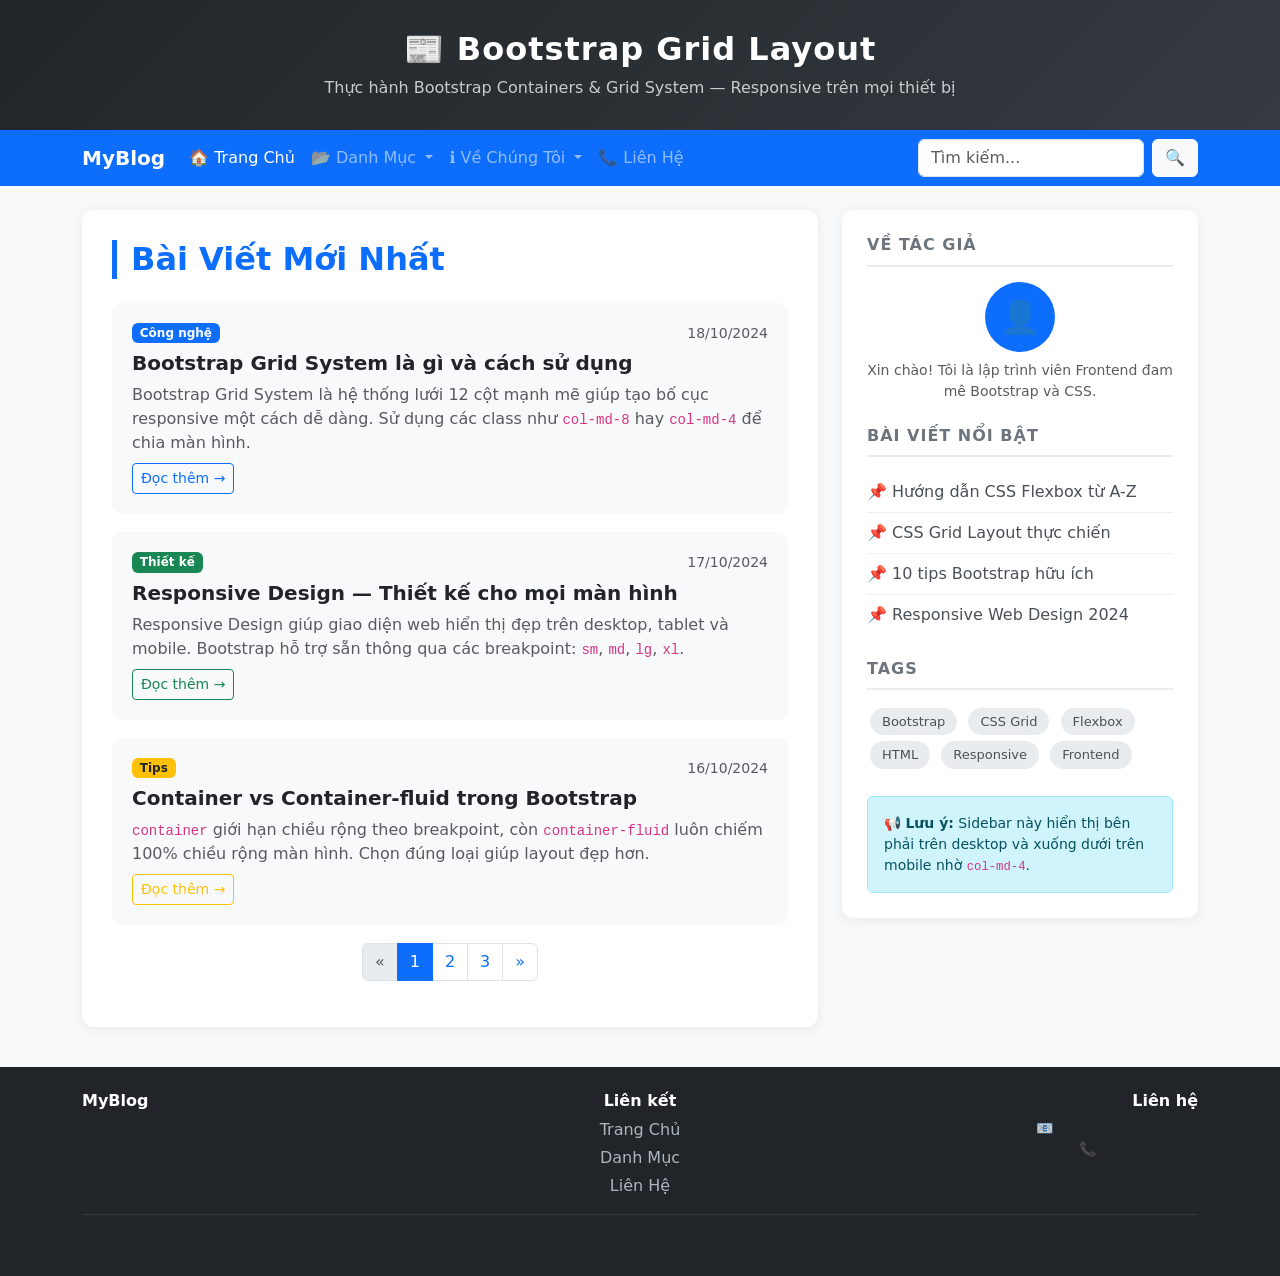
<file: bootstrap-grid/index.html>
<!DOCTYPE html>
<html lang="vi">
<head>
    <meta charset="UTF-8">
    <meta name="viewport" content="width=device-width, initial-scale=1.0">
    <title>Bootstrap Containers & Grid System</title>
    <link rel="stylesheet" href="https://cdn.jsdelivr.net/npm/bootstrap@5.3.0/dist/css/bootstrap.min.css">
    <style>
        html { scroll-behavior: smooth; }

        /* ===== Header ===== */
        .site-header {
            background: linear-gradient(135deg, #212529 0%, #343a40 100%);
            padding: 30px 0;
        }

        .site-header h1 {
            font-size: 2rem;
            font-weight: 800;
            letter-spacing: 1px;
        }

        .site-header p {
            opacity: 0.75;
            margin-bottom: 0;
        }

        /* ===== Main Content ===== */
        .main-content {
            background: #fff;
            border-radius: 12px;
            padding: 30px;
            box-shadow: 0 2px 12px rgba(0,0,0,0.07);
        }

        .main-content h2 {
            font-weight: 700;
            color: #0d6efd;
            border-left: 5px solid #0d6efd;
            padding-left: 14px;
        }

        .article-card {
            border: none;
            border-radius: 10px;
            background: #f8f9fa;
            padding: 20px;
            margin-bottom: 18px;
            transition: box-shadow 0.3s;
        }

        .article-card:hover { box-shadow: 0 4px 16px rgba(0,0,0,0.1); }

        .article-card h5 { font-weight: 700; color: #212529; }

        /* ===== Sidebar ===== */
        .sidebar {
            background: #fff;
            border-radius: 12px;
            padding: 25px;
            box-shadow: 0 2px 12px rgba(0,0,0,0.07);
        }

        .sidebar .widget-title {
            font-weight: 700;
            font-size: 1rem;
            text-transform: uppercase;
            letter-spacing: 1px;
            color: #6c757d;
            border-bottom: 2px solid #e9ecef;
            padding-bottom: 10px;
            margin-bottom: 15px;
        }

        .sidebar .list-group-item {
            border: none;
            padding: 8px 0;
            color: #495057;
            border-bottom: 1px solid #f0f0f0;
        }

        .sidebar .list-group-item:hover { color: #0d6efd; }

        .tag-badge {
            display: inline-block;
            background: #e9ecef;
            color: #495057;
            padding: 4px 12px;
            border-radius: 20px;
            font-size: 13px;
            margin: 3px;
            cursor: pointer;
            transition: background 0.2s;
        }

        .tag-badge:hover { background: #0d6efd; color: white; }

        /* ===== Footer ===== */
        footer a { color: #adb5bd; text-decoration: none; }
        footer a:hover { color: #fff; }

        /* ===== Responsive label (demo) ===== */
        .responsive-badge {
            position: fixed;
            bottom: 15px;
            right: 15px;
            z-index: 9999;
            font-size: 12px;
        }
    </style>
</head>
<body class="bg-light">

    <!-- ==================== HEADER ==================== -->
    <header class="site-header text-white text-center">
        <div class="container">
            <h1>📰 Bootstrap Grid Layout</h1>
            <p>Thực hành Bootstrap Containers & Grid System — Responsive trên mọi thiết bị</p>
        </div>
    </header>

    <!-- ==================== NAVBAR ==================== -->
    <nav class="navbar navbar-expand-lg navbar-dark bg-primary sticky-top">
        <div class="container">
            <a class="navbar-brand fw-bold" href="#">MyBlog</a>

            <button class="navbar-toggler" type="button"
                    data-bs-toggle="collapse"
                    data-bs-target="#navbarMain"
                    aria-controls="navbarMain"
                    aria-expanded="false"
                    aria-label="Toggle navigation">
                <span class="navbar-toggler-icon"></span>
            </button>

            <div class="collapse navbar-collapse" id="navbarMain">
                <ul class="navbar-nav me-auto">
                    <li class="nav-item">
                        <a class="nav-link active" href="#">🏠 Trang Chủ</a>
                    </li>
                    <!-- Dropdown: Danh mục -->
                    <li class="nav-item dropdown">
                        <a class="nav-link dropdown-toggle" href="#" role="button"
                           data-bs-toggle="dropdown" aria-expanded="false">
                            📂 Danh Mục
                        </a>
                        <ul class="dropdown-menu">
                            <li><a class="dropdown-item" href="#">💻 Công nghệ</a></li>
                            <li><a class="dropdown-item" href="#">🎨 Thiết kế</a></li>
                            <li><hr class="dropdown-divider"></li>
                            <li><a class="dropdown-item" href="#">📊 Marketing</a></li>
                        </ul>
                    </li>
                    <!-- Dropdown: Về chúng tôi -->
                    <li class="nav-item dropdown">
                        <a class="nav-link dropdown-toggle" href="#" role="button"
                           data-bs-toggle="dropdown" aria-expanded="false">
                            ℹ️ Về Chúng Tôi
                        </a>
                        <ul class="dropdown-menu">
                            <li><a class="dropdown-item" href="#">👥 Đội ngũ</a></li>
                            <li><a class="dropdown-item" href="#">🎯 Sứ mệnh</a></li>
                        </ul>
                    </li>
                    <li class="nav-item">
                        <a class="nav-link" href="#">📞 Liên Hệ</a>
                    </li>
                </ul>
                <form class="d-flex" role="search">
                    <input class="form-control me-2" type="search" placeholder="Tìm kiếm..." aria-label="Search">
                    <button class="btn btn-light" type="submit">🔍</button>
                </form>
            </div>
        </div>
    </nav>

    <!-- ==================== MAIN LAYOUT ==================== -->
    <main class="container py-4">
        <div class="row g-4">

            <!-- ===== MAIN CONTENT (col-md-8) ===== -->
            <div class="col-12 col-md-8">
                <div class="main-content">
                    <h2 class="mb-4">Bài Viết Mới Nhất</h2>

                    <!-- Article 1 -->
                    <div class="article-card">
                        <div class="d-flex justify-content-between align-items-start">
                            <span class="badge bg-primary mb-2">Công nghệ</span>
                            <small class="text-muted">18/10/2024</small>
                        </div>
                        <h5>Bootstrap Grid System là gì và cách sử dụng</h5>
                        <p class="text-muted mb-2">
                            Bootstrap Grid System là hệ thống lưới 12 cột mạnh mẽ giúp tạo bố cục responsive một cách dễ dàng.
                            Sử dụng các class như <code>col-md-8</code> hay <code>col-md-4</code> để chia màn hình.
                        </p>
                        <a href="#" class="btn btn-sm btn-outline-primary">Đọc thêm →</a>
                    </div>

                    <!-- Article 2 -->
                    <div class="article-card">
                        <div class="d-flex justify-content-between align-items-start">
                            <span class="badge bg-success mb-2">Thiết kế</span>
                            <small class="text-muted">17/10/2024</small>
                        </div>
                        <h5>Responsive Design — Thiết kế cho mọi màn hình</h5>
                        <p class="text-muted mb-2">
                            Responsive Design giúp giao diện web hiển thị đẹp trên desktop, tablet và mobile.
                            Bootstrap hỗ trợ sẵn thông qua các breakpoint: <code>sm</code>, <code>md</code>, <code>lg</code>, <code>xl</code>.
                        </p>
                        <a href="#" class="btn btn-sm btn-outline-success">Đọc thêm →</a>
                    </div>

                    <!-- Article 3 -->
                    <div class="article-card">
                        <div class="d-flex justify-content-between align-items-start">
                            <span class="badge bg-warning text-dark mb-2">Tips</span>
                            <small class="text-muted">16/10/2024</small>
                        </div>
                        <h5>Container vs Container-fluid trong Bootstrap</h5>
                        <p class="text-muted mb-2">
                            <code>container</code> giới hạn chiều rộng theo breakpoint, còn <code>container-fluid</code>
                            luôn chiếm 100% chiều rộng màn hình. Chọn đúng loại giúp layout đẹp hơn.
                        </p>
                        <a href="#" class="btn btn-sm btn-outline-warning">Đọc thêm →</a>
                    </div>

                    <!-- Phân trang -->
                    <nav aria-label="Phân trang" class="mt-3">
                        <ul class="pagination justify-content-center">
                            <li class="page-item disabled"><a class="page-link" href="#">«</a></li>
                            <li class="page-item active"><a class="page-link" href="#">1</a></li>
                            <li class="page-item"><a class="page-link" href="#">2</a></li>
                            <li class="page-item"><a class="page-link" href="#">3</a></li>
                            <li class="page-item"><a class="page-link" href="#">»</a></li>
                        </ul>
                    </nav>
                </div>
            </div>

            <!-- ===== SIDEBAR (col-md-4) ===== -->
            <div class="col-12 col-md-4">
                <div class="sidebar">

                    <!-- Widget: Giới thiệu -->
                    <div class="mb-4">
                        <h6 class="widget-title">Về Tác Giả</h6>
                        <div class="text-center mb-2">
                            <div class="bg-primary text-white rounded-circle d-inline-flex align-items-center justify-content-center"
                                 style="width:70px;height:70px;font-size:2rem;">👤</div>
                        </div>
                        <p class="text-muted small text-center">
                            Xin chào! Tôi là lập trình viên Frontend đam mê Bootstrap và CSS.
                        </p>
                    </div>

                    <!-- Widget: Bài viết nổi bật -->
                    <div class="mb-4">
                        <h6 class="widget-title">Bài Viết Nổi Bật</h6>
                        <ul class="list-group list-group-flush">
                            <li class="list-group-item">📌 Hướng dẫn CSS Flexbox từ A-Z</li>
                            <li class="list-group-item">📌 CSS Grid Layout thực chiến</li>
                            <li class="list-group-item">📌 10 tips Bootstrap hữu ích</li>
                            <li class="list-group-item">📌 Responsive Web Design 2024</li>
                        </ul>
                    </div>

                    <!-- Widget: Tags -->
                    <div class="mb-4">
                        <h6 class="widget-title">Tags</h6>
                        <div>
                            <span class="tag-badge">Bootstrap</span>
                            <span class="tag-badge">CSS Grid</span>
                            <span class="tag-badge">Flexbox</span>
                            <span class="tag-badge">HTML</span>
                            <span class="tag-badge">Responsive</span>
                            <span class="tag-badge">Frontend</span>
                        </div>
                    </div>

                    <!-- Widget: Thông báo -->
                    <div class="alert alert-info small mb-0">
                        📢 <strong>Lưu ý:</strong> Sidebar này hiển thị bên phải trên desktop và xuống dưới trên mobile nhờ <code>col-md-4</code>.
                    </div>

                </div>
            </div>
        </div><!-- /.row -->
    </main>

    <!-- ==================== FOOTER ==================== -->
    <footer class="bg-dark text-white py-4 mt-3">
        <div class="container">
            <div class="row">
                <div class="col-md-4 mb-3 mb-md-0">
                    <h6 class="fw-bold">MyBlog</h6>
                    <p class="small text-muted mb-0">Chia sẻ kiến thức lập trình Frontend cho mọi người.</p>
                </div>
                <div class="col-md-4 mb-3 mb-md-0 text-md-center">
                    <h6 class="fw-bold">Liên kết</h6>
                    <div class="d-flex flex-column gap-1">
                        <a href="#">Trang Chủ</a>
                        <a href="#">Danh Mục</a>
                        <a href="#">Liên Hệ</a>
                    </div>
                </div>
                <div class="col-md-4 text-md-end">
                    <h6 class="fw-bold">Liên hệ</h6>
                    <p class="small text-muted mb-0">📧 contact@myblog.vn</p>
                    <p class="small text-muted mb-0">📞 0988 123 456</p>
                </div>
            </div>
            <hr class="border-secondary mt-3">
            <p class="text-center text-muted small mb-0">&copy; 2024 Công Ty Chúng Tôi. All rights reserved.</p>
        </div>
    </footer>

    <!-- Bootstrap JS -->
    <script src="https://cdn.jsdelivr.net/npm/bootstrap@5.3.0/dist/js/bootstrap.bundle.min.js"></script>
</body>
</html>
</file>
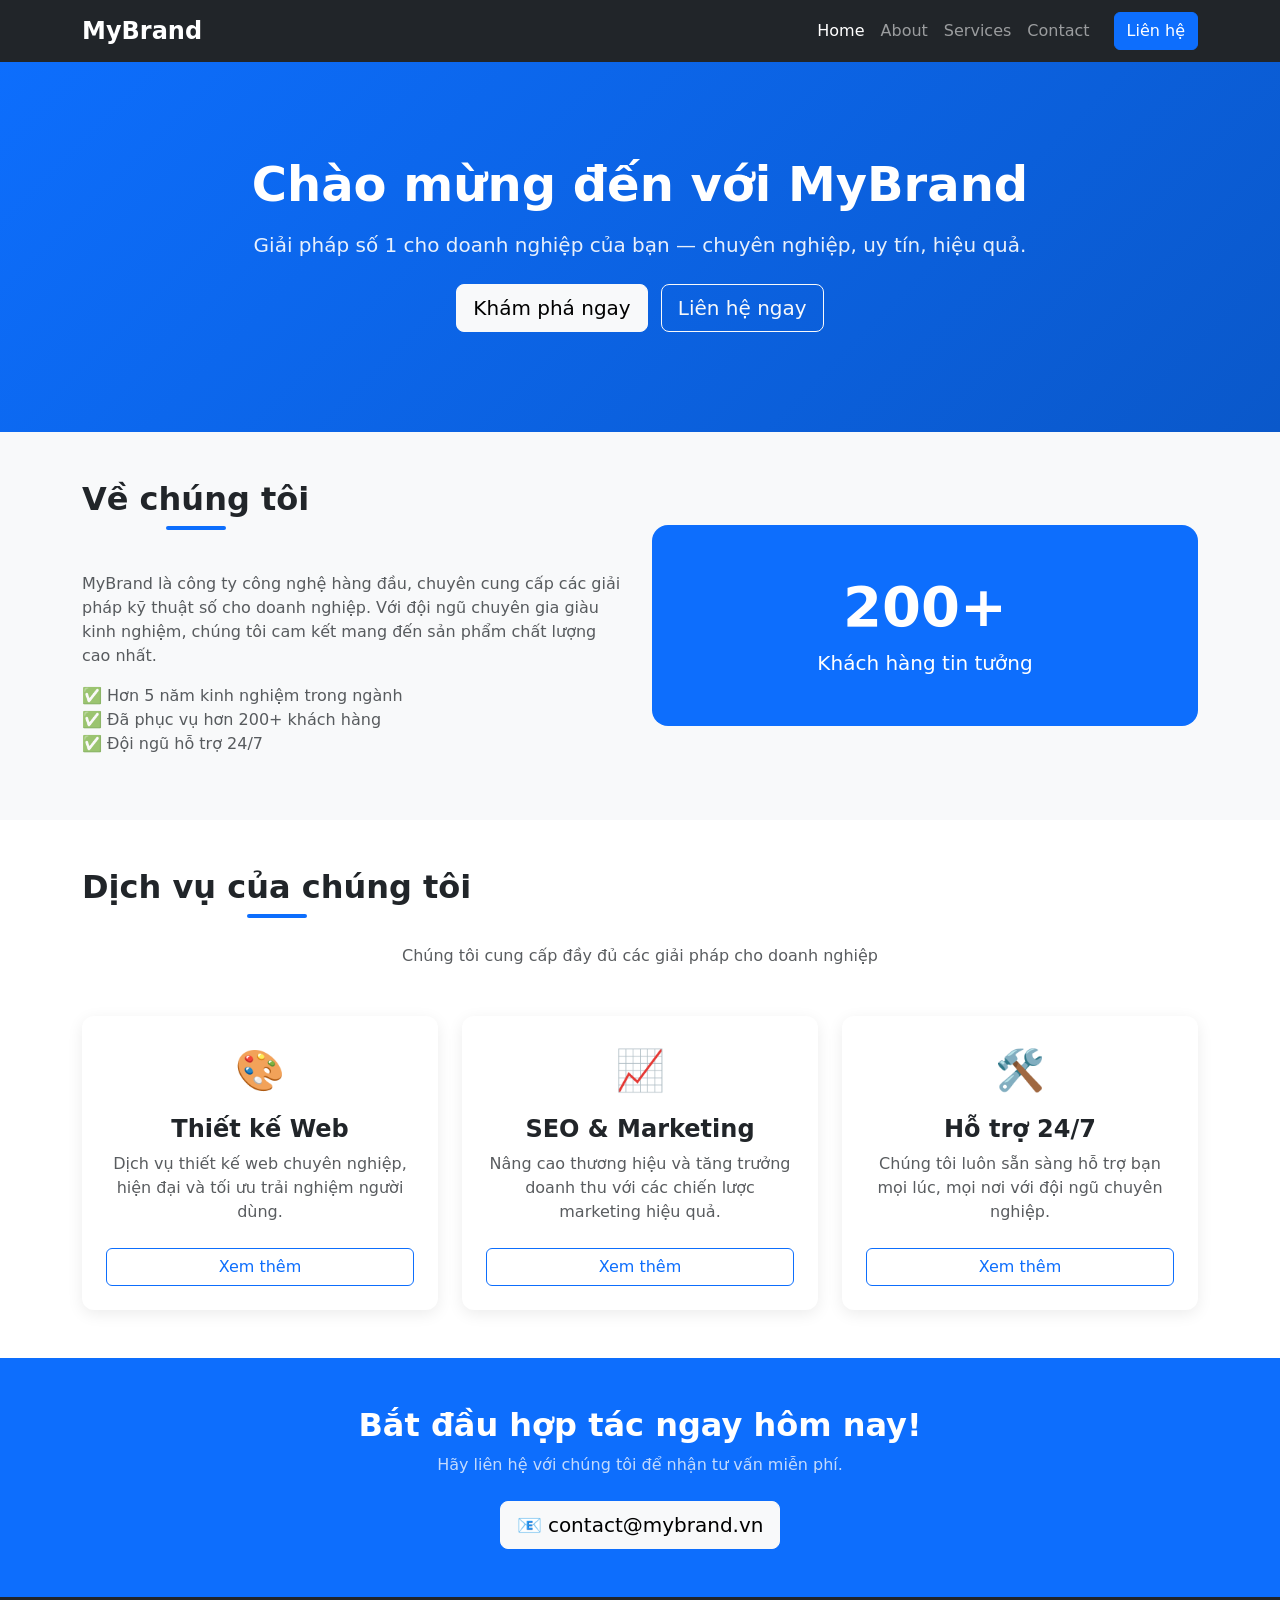
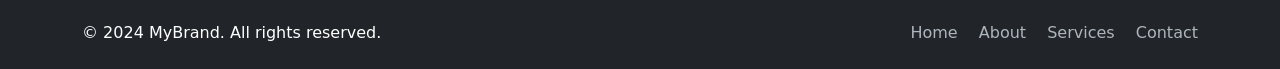
<file: bootstrap-landing/index.html>
<!DOCTYPE html>
<html lang="vi">
<head>
    <meta charset="UTF-8">
    <meta name="viewport" content="width=device-width, initial-scale=1.0">
    <title>Bootstrap Landing Page</title>
    <link rel="stylesheet" href="https://cdn.jsdelivr.net/npm/bootstrap@5.3.0/dist/css/bootstrap.min.css">
    <style>
        /* ===== Hero Section ===== */
        .hero-section {
            background: linear-gradient(135deg, #0d6efd, #0a58ca);
            padding: 100px 20px;
        }

        .hero-section h1 {
            font-size: 3rem;
            font-weight: 800;
        }

        .hero-section p {
            font-size: 1.25rem;
            opacity: 0.9;
        }

        /* ===== Cards ===== */
        .service-card {
            border: none;
            border-radius: 12px;
            box-shadow: 0 4px 16px rgba(0, 0, 0, 0.08);
            transition: transform 0.3s ease, box-shadow 0.3s ease;
            height: 100%;
        }

        .service-card:hover {
            transform: translateY(-6px);
            box-shadow: 0 10px 30px rgba(0, 0, 0, 0.15);
        }

        .service-card .icon {
            font-size: 2.5rem;
            margin-bottom: 15px;
        }

        /* ===== Section Titles ===== */
        .section-title {
            font-weight: 700;
            position: relative;
            display: inline-block;
            padding-bottom: 10px;
        }

        .section-title::after {
            content: "";
            display: block;
            width: 60px;
            height: 4px;
            background-color: #0d6efd;
            border-radius: 2px;
            margin: 8px auto 0;
        }

        /* ===== About ===== */
        .about-section {
            background-color: #f8f9fa;
        }

        /* ===== Footer ===== */
        footer a {
            color: #adb5bd;
            text-decoration: none;
        }

        footer a:hover {
            color: #fff;
        }
    </style>
</head>
<body>

    <!-- ===================== NAVBAR ===================== -->
    <nav class="navbar navbar-expand-lg navbar-dark bg-dark fixed-top">
        <div class="container">
            <a class="navbar-brand fw-bold fs-4" href="#">MyBrand</a>

            <button class="navbar-toggler" type="button"
                    data-bs-toggle="collapse"
                    data-bs-target="#navbarNav"
                    aria-controls="navbarNav"
                    aria-expanded="false"
                    aria-label="Toggle navigation">
                <span class="navbar-toggler-icon"></span>
            </button>

            <div class="collapse navbar-collapse" id="navbarNav">
                <ul class="navbar-nav ms-auto">
                    <li class="nav-item"><a class="nav-link active" href="#">Home</a></li>
                    <li class="nav-item"><a class="nav-link" href="#about">About</a></li>
                    <li class="nav-item"><a class="nav-link" href="#services">Services</a></li>
                    <li class="nav-item"><a class="nav-link" href="#contact">Contact</a></li>
                </ul>
                <a href="#contact" class="btn btn-primary ms-3">Liên hệ</a>
            </div>
        </div>
    </nav>

    <!-- ===================== HERO SECTION ===================== -->
    <header class="hero-section text-white text-center" style="margin-top: 56px;">
        <div class="container">
            <h1>Chào mừng đến với MyBrand</h1>
            <p class="mt-3 mb-4">Giải pháp số 1 cho doanh nghiệp của bạn — chuyên nghiệp, uy tín, hiệu quả.</p>
            <a href="#services" class="btn btn-light btn-lg me-2">Khám phá ngay</a>
            <a href="#contact" class="btn btn-outline-light btn-lg">Liên hệ ngay</a>
        </div>
    </header>

    <!-- ===================== ABOUT SECTION ===================== -->
    <section id="about" class="about-section py-5">
        <div class="container">
            <div class="row align-items-center g-4">
                <div class="col-md-6">
                    <h2 class="section-title">Về chúng tôi</h2>
                    <p class="mt-4 text-muted">
                        MyBrand là công ty công nghệ hàng đầu, chuyên cung cấp các giải pháp kỹ thuật số cho doanh nghiệp.
                        Với đội ngũ chuyên gia giàu kinh nghiệm, chúng tôi cam kết mang đến sản phẩm chất lượng cao nhất.
                    </p>
                    <ul class="list-unstyled mt-3 text-muted">
                        <li>✅ Hơn 5 năm kinh nghiệm trong ngành</li>
                        <li>✅ Đã phục vụ hơn 200+ khách hàng</li>
                        <li>✅ Đội ngũ hỗ trợ 24/7</li>
                    </ul>
                </div>
                <div class="col-md-6 text-center">
                    <div class="bg-primary text-white rounded-4 p-5">
                        <h3 class="display-4 fw-bold">200+</h3>
                        <p class="mb-0 fs-5">Khách hàng tin tưởng</p>
                    </div>
                </div>
            </div>
        </div>
    </section>

    <!-- ===================== SERVICES (GRID + CARDS) ===================== -->
    <section id="services" class="py-5">
        <div class="container">
            <h2 class="section-title text-center">Dịch vụ của chúng tôi</h2>
            <p class="text-center text-muted mt-2 mb-5">Chúng tôi cung cấp đầy đủ các giải pháp cho doanh nghiệp</p>

            <div class="row g-4">
                <!-- Card 1 -->
                <div class="col-md-4">
                    <div class="card service-card p-4 text-center">
                        <div class="icon">🎨</div>
                        <h4 class="fw-bold">Thiết kế Web</h4>
                        <p class="text-muted">Dịch vụ thiết kế web chuyên nghiệp, hiện đại và tối ưu trải nghiệm người dùng.</p>
                        <a href="#" class="btn btn-outline-primary mt-2">Xem thêm</a>
                    </div>
                </div>

                <!-- Card 2 -->
                <div class="col-md-4">
                    <div class="card service-card p-4 text-center">
                        <div class="icon">📈</div>
                        <h4 class="fw-bold">SEO & Marketing</h4>
                        <p class="text-muted">Nâng cao thương hiệu và tăng trưởng doanh thu với các chiến lược marketing hiệu quả.</p>
                        <a href="#" class="btn btn-outline-primary mt-2">Xem thêm</a>
                    </div>
                </div>

                <!-- Card 3 -->
                <div class="col-md-4">
                    <div class="card service-card p-4 text-center">
                        <div class="icon">🛠️</div>
                        <h4 class="fw-bold">Hỗ trợ 24/7</h4>
                        <p class="text-muted">Chúng tôi luôn sẵn sàng hỗ trợ bạn mọi lúc, mọi nơi với đội ngũ chuyên nghiệp.</p>
                        <a href="#" class="btn btn-outline-primary mt-2">Xem thêm</a>
                    </div>
                </div>
            </div>
        </div>
    </section>

    <!-- ===================== CONTACT SECTION ===================== -->
    <section id="contact" class="bg-primary text-white py-5">
        <div class="container text-center">
            <h2 class="fw-bold">Bắt đầu hợp tác ngay hôm nay!</h2>
            <p class="mt-2 mb-4 opacity-75">Hãy liên hệ với chúng tôi để nhận tư vấn miễn phí.</p>
            <a href="mailto:contact@mybrand.vn" class="btn btn-light btn-lg">📧 contact@mybrand.vn</a>
        </div>
    </section>

    <!-- ===================== FOOTER ===================== -->
    <footer class="bg-dark text-white py-4">
        <div class="container">
            <div class="row">
                <div class="col-md-6 text-center text-md-start">
                    <p class="mb-0">&copy; 2024 MyBrand. All rights reserved.</p>
                </div>
                <div class="col-md-6 text-center text-md-end mt-2 mt-md-0">
                    <a href="#" class="me-3">Home</a>
                    <a href="#about" class="me-3">About</a>
                    <a href="#services" class="me-3">Services</a>
                    <a href="#contact">Contact</a>
                </div>
            </div>
        </div>
    </footer>

    <!-- Bootstrap JS -->
    <script src="https://cdn.jsdelivr.net/npm/bootstrap@5.3.0/dist/js/bootstrap.bundle.min.js"></script>
</body>
</html>
</file>
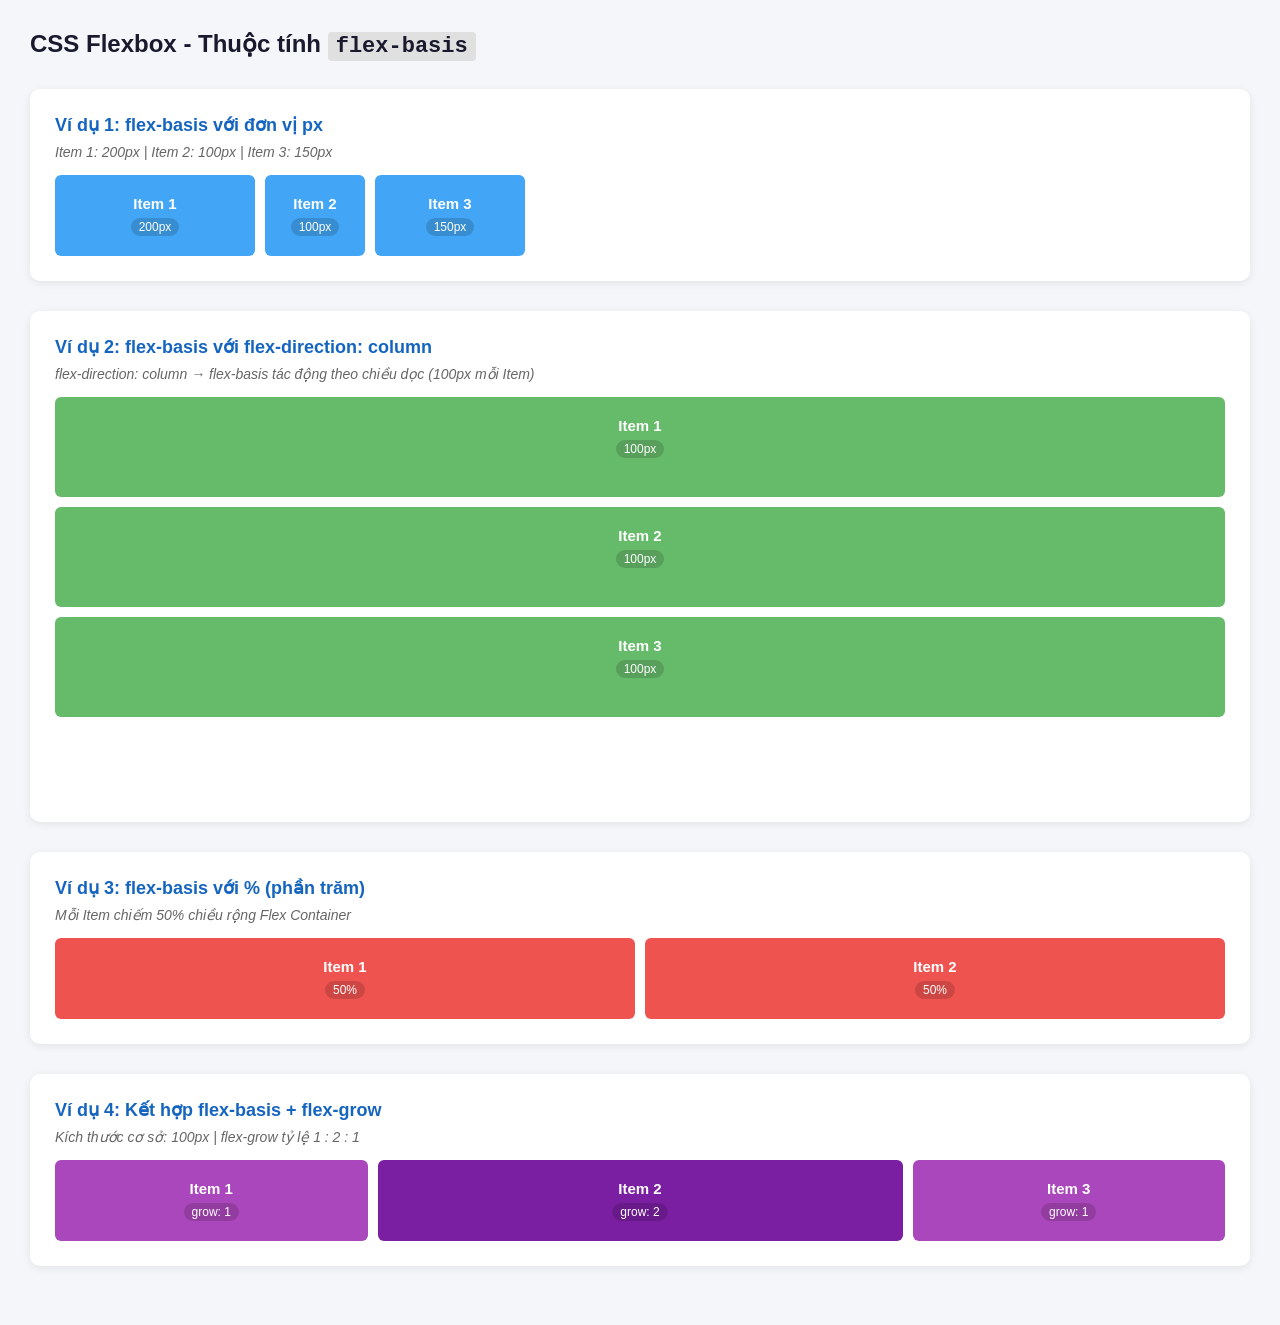
<file: flex-basis/index.html>
<!DOCTYPE html>
<html lang="vi">
<head>
    <meta charset="UTF-8">
    <meta name="viewport" content="width=device-width, initial-scale=1.0">
    <title>flex-basis Property</title>
    <link rel="stylesheet" href="style.css">
</head>
<body>

    <h1>CSS Flexbox - Thuộc tính <code>flex-basis</code></h1>

    <!-- ===== Ví dụ 1 ===== -->
    <section>
        <h2>Ví dụ 1: flex-basis với đơn vị px</h2>
        <p class="note">Item 1: 200px | Item 2: 100px | Item 3: 150px</p>
        <div class="container ex1">
            <div class="item item1">Item 1<span>200px</span></div>
            <div class="item item2">Item 2<span>100px</span></div>
            <div class="item item3">Item 3<span>150px</span></div>
        </div>
    </section>

    <!-- ===== Ví dụ 2 ===== -->
    <section>
        <h2>Ví dụ 2: flex-basis với flex-direction: column</h2>
        <p class="note">flex-direction: column → flex-basis tác động theo chiều dọc (100px mỗi Item)</p>
        <div class="container ex2">
            <div class="item">Item 1<span>100px</span></div>
            <div class="item">Item 2<span>100px</span></div>
            <div class="item">Item 3<span>100px</span></div>
        </div>
    </section>

    <!-- ===== Ví dụ 3 ===== -->
    <section>
        <h2>Ví dụ 3: flex-basis với % (phần trăm)</h2>
        <p class="note">Mỗi Item chiếm 50% chiều rộng Flex Container</p>
        <div class="container ex3">
            <div class="item">Item 1<span>50%</span></div>
            <div class="item">Item 2<span>50%</span></div>
        </div>
    </section>

    <!-- ===== Ví dụ 4 ===== -->
    <section>
        <h2>Ví dụ 4: Kết hợp flex-basis + flex-grow</h2>
        <p class="note">Kích thước cơ sở: 100px | flex-grow tỷ lệ 1 : 2 : 1</p>
        <div class="container ex4">
            <div class="item grow1">Item 1<span>grow: 1</span></div>
            <div class="item grow2">Item 2<span>grow: 2</span></div>
            <div class="item grow1">Item 3<span>grow: 1</span></div>
        </div>
    </section>

</body>
</html>
</file>
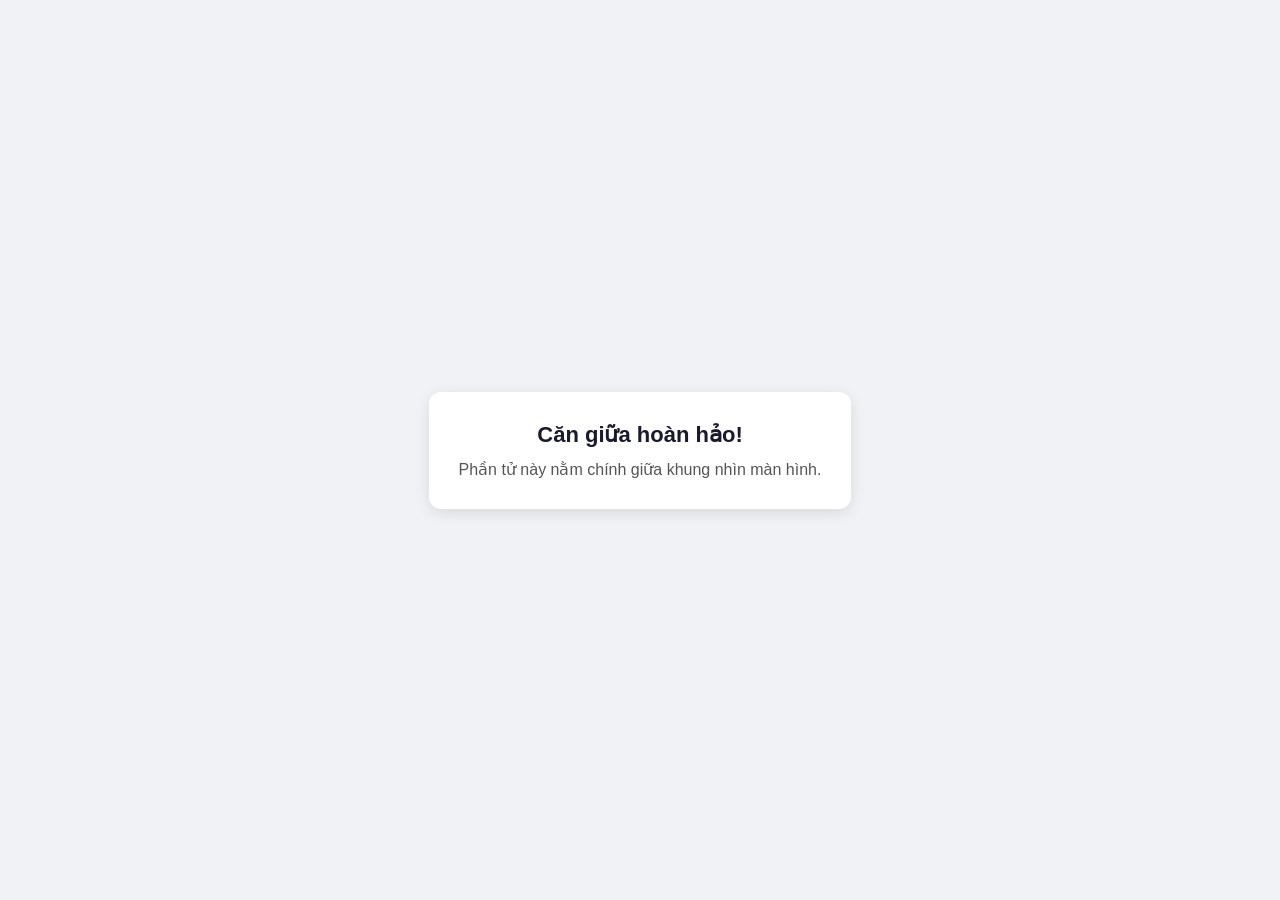
<file: flex-center/index.html>
<!DOCTYPE html>
<html lang="vi">
<head>
  <meta charset="UTF-8">
  <meta name="viewport" content="width=device-width, initial-scale=1.0">
  <title>Căn giữa hoàn hảo với Flexbox</title>
  <link rel="stylesheet" href="style.css">
</head>
<body>

  <div class="container">
    <div class="center-card">
      <h3>Căn giữa hoàn hảo!</h3>
      <p>Phần tử này nằm chính giữa khung nhìn màn hình.</p>
    </div>
  </div>

</body>
</html>
</file>
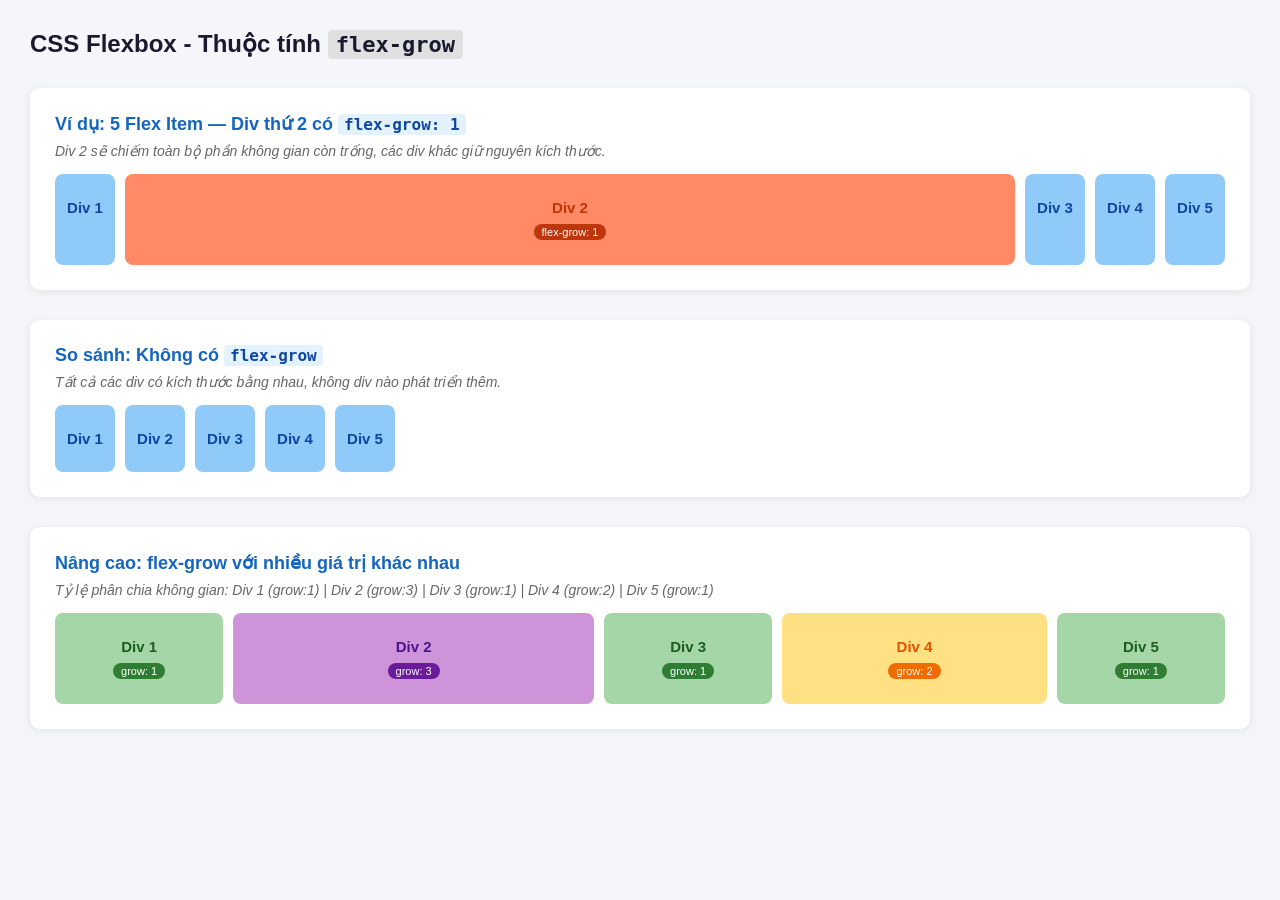
<file: flex-grow/index.html>
<!DOCTYPE html>
<html lang="vi">
<head>
    <meta charset="UTF-8">
    <meta name="viewport" content="width=device-width, initial-scale=1.0">
    <title>flex-grow Property</title>
    <link rel="stylesheet" href="style.css">
</head>
<body>

    <h1>CSS Flexbox - Thuộc tính <code>flex-grow</code></h1>

    <!-- ===== Ví dụ chính: 5 div, div thứ 2 có flex-grow ===== -->
    <section>
        <h2>Ví dụ: 5 Flex Item — Div thứ 2 có <code>flex-grow: 1</code></h2>
        <p class="note">Div 2 sẽ chiếm toàn bộ phần không gian còn trống, các div khác giữ nguyên kích thước.</p>
        <div class="container">
            <div class="item">Div 1</div>
            <div class="item grow">Div 2 <span class="badge">flex-grow: 1</span></div>
            <div class="item">Div 3</div>
            <div class="item">Div 4</div>
            <div class="item">Div 5</div>
        </div>
    </section>

    <!-- ===== So sánh: không có flex-grow ===== -->
    <section>
        <h2>So sánh: Không có <code>flex-grow</code></h2>
        <p class="note">Tất cả các div có kích thước bằng nhau, không div nào phát triển thêm.</p>
        <div class="container">
            <div class="item">Div 1</div>
            <div class="item">Div 2</div>
            <div class="item">Div 3</div>
            <div class="item">Div 4</div>
            <div class="item">Div 5</div>
        </div>
    </section>

    <!-- ===== Bonus: flex-grow nhiều giá trị khác nhau ===== -->
    <section>
        <h2>Nâng cao: flex-grow với nhiều giá trị khác nhau</h2>
        <p class="note">Tỷ lệ phân chia không gian: Div 1 (grow:1) | Div 2 (grow:3) | Div 3 (grow:1) | Div 4 (grow:2) | Div 5 (grow:1)</p>
        <div class="container">
            <div class="item g1">Div 1 <span class="badge">grow: 1</span></div>
            <div class="item g3">Div 2 <span class="badge">grow: 3</span></div>
            <div class="item g1">Div 3 <span class="badge">grow: 1</span></div>
            <div class="item g2">Div 4 <span class="badge">grow: 2</span></div>
            <div class="item g1">Div 5 <span class="badge">grow: 1</span></div>
        </div>
    </section>

</body>
</html>
</file>
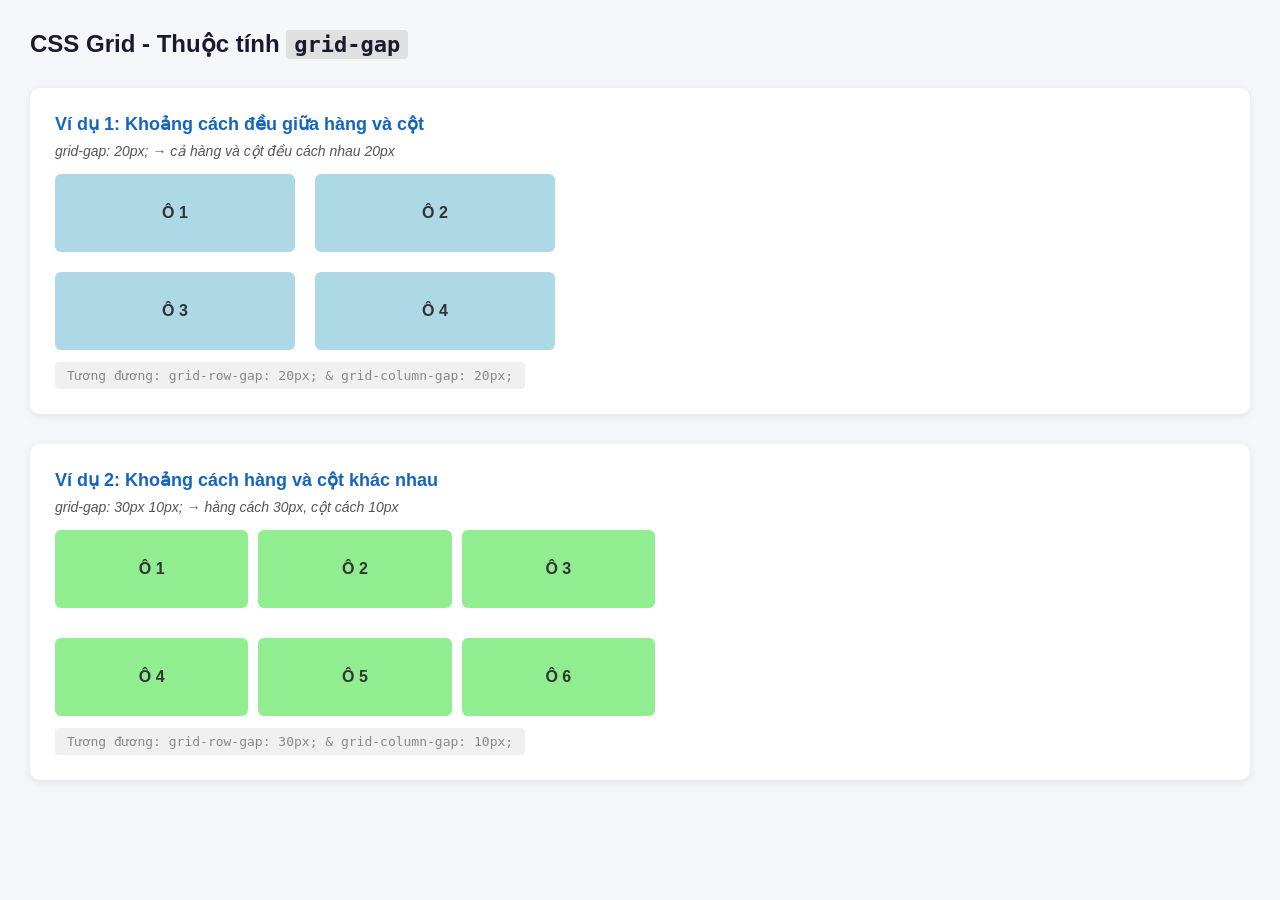
<file: grid-gap/index.html>
<!DOCTYPE html>
<html lang="vi">
<head>
    <meta charset="UTF-8">
    <meta name="viewport" content="width=device-width, initial-scale=1.0">
    <title>Grid Gap Property</title>
    <link rel="stylesheet" href="style.css">
</head>
<body>

    <h1>CSS Grid - Thuộc tính <code>grid-gap</code></h1>

    <!-- ===== Ví dụ 1 ===== -->
    <section>
        <h2>Ví dụ 1: Khoảng cách đều giữa hàng và cột</h2>
        <p class="note">grid-gap: 20px; → cả hàng và cột đều cách nhau 20px</p>
        <div class="grid-container-1">
            <div>Ô 1</div>
            <div>Ô 2</div>
            <div>Ô 3</div>
            <div>Ô 4</div>
        </div>
        <p class="code-note">Tương đương: grid-row-gap: 20px; &amp; grid-column-gap: 20px;</p>
    </section>

    <!-- ===== Ví dụ 2 ===== -->
    <section>
        <h2>Ví dụ 2: Khoảng cách hàng và cột khác nhau</h2>
        <p class="note">grid-gap: 30px 10px; → hàng cách 30px, cột cách 10px</p>
        <div class="grid-container-2">
            <div>Ô 1</div>
            <div>Ô 2</div>
            <div>Ô 3</div>
            <div>Ô 4</div>
            <div>Ô 5</div>
            <div>Ô 6</div>
        </div>
        <p class="code-note">Tương đương: grid-row-gap: 30px; &amp; grid-column-gap: 10px;</p>
    </section>

</body>
</html>
</file>
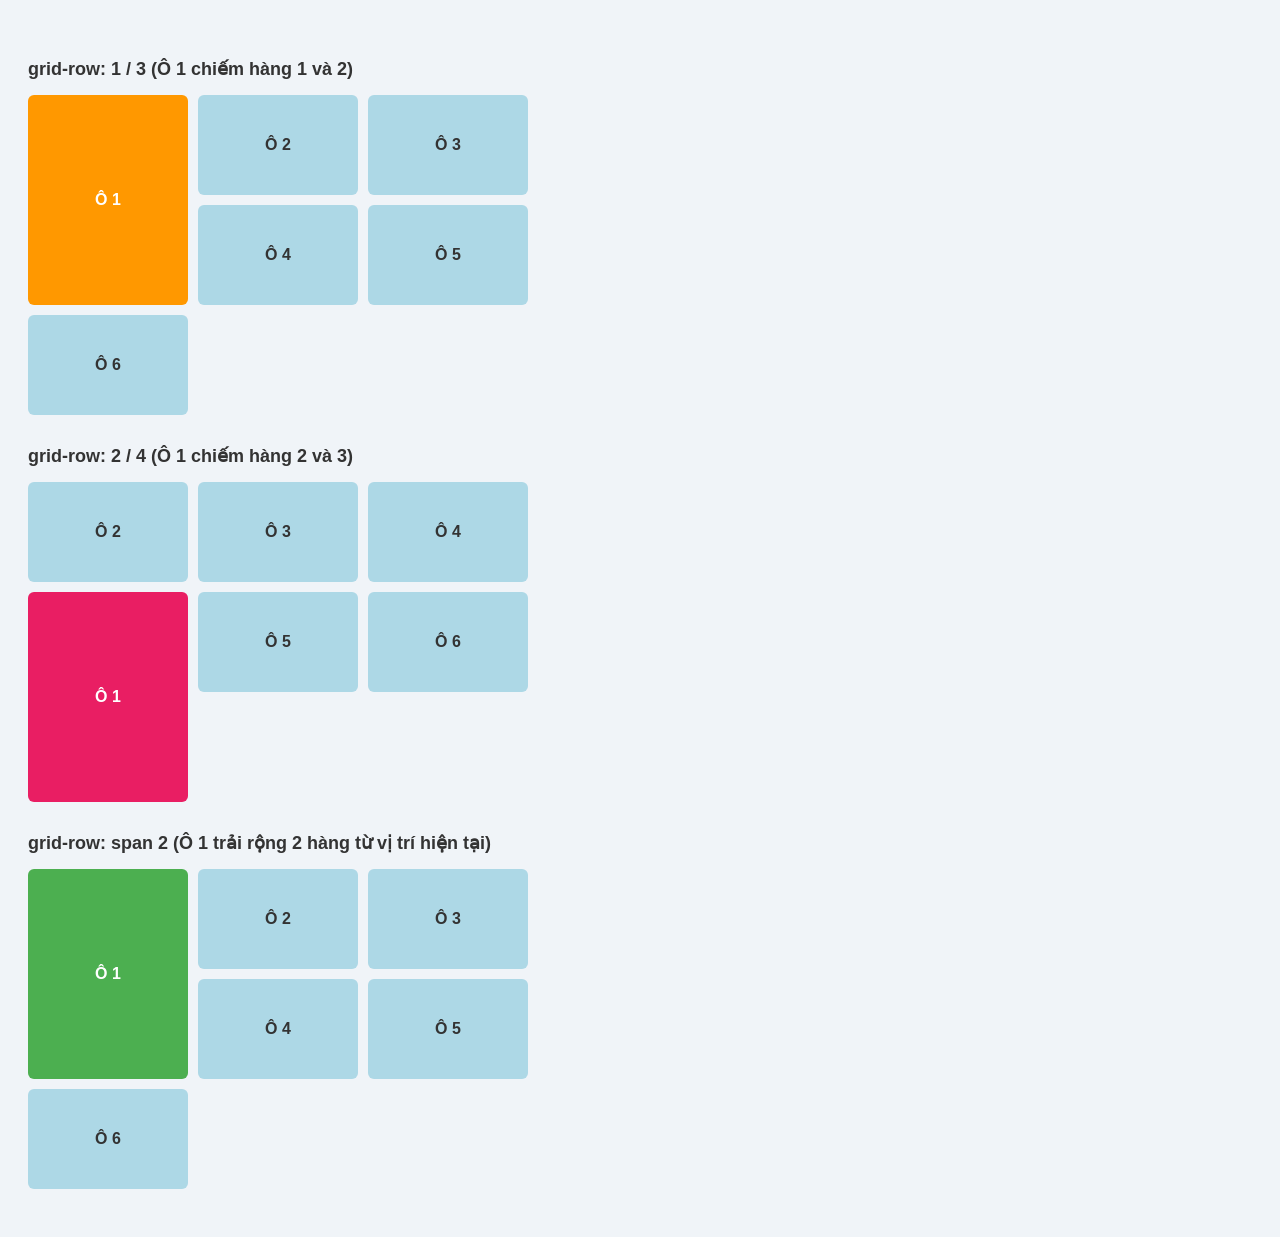
<file: grid-row/index.html>
<!DOCTYPE html>
<html lang="vi">
<head>
    <meta charset="UTF-8">
    <meta name="viewport" content="width=device-width, initial-scale=1.0">
    <title>Grid Row</title>
    <link rel="stylesheet" href="style.css">
</head>
<body>
    <h2>grid-row: 1 / 3 (Ô 1 chiếm hàng 1 và 2)</h2>
    <div class="grid-container variant-1">
        <div class="item item1">Ô 1</div>
        <div class="item">Ô 2</div>
        <div class="item">Ô 3</div>
        <div class="item">Ô 4</div>
        <div class="item">Ô 5</div>
        <div class="item">Ô 6</div>
    </div>

    <h2>grid-row: 2 / 4 (Ô 1 chiếm hàng 2 và 3)</h2>
    <div class="grid-container variant-2">
        <div class="item item1-v2">Ô 1</div>
        <div class="item">Ô 2</div>
        <div class="item">Ô 3</div>
        <div class="item">Ô 4</div>
        <div class="item">Ô 5</div>
        <div class="item">Ô 6</div>
    </div>

    <h2>grid-row: span 2 (Ô 1 trải rộng 2 hàng từ vị trí hiện tại)</h2>
    <div class="grid-container variant-3">
        <div class="item item1-v3">Ô 1</div>
        <div class="item">Ô 2</div>
        <div class="item">Ô 3</div>
        <div class="item">Ô 4</div>
        <div class="item">Ô 5</div>
        <div class="item">Ô 6</div>
    </div>
</body>
</html>
</file>
<file: bootstrap-book/css/style.css>
@import url("https://fonts.googleapis.com/css2?family=Acme&family=Lobster&family=Patua+One&family=Rubik:wght@400;500;700&family=Sniglet:wght@400;800&display=swap");

* {
    box-sizing: border-box;
}

html {
    scroll-behavior: smooth;
}

:root {
    --bggradient: linear-gradient(to bottom, #dd2476, #ff512f);
    --sniglet-font: "Sniglet", cursive;
    --Rubik: "Rubik", sans-serif;
    --Patua: "Patua One", cursive;
    --Lobster: "Lobster", cursive;
}

body {
    overflow-x: hidden;
    font-family: var(--Rubik);
}

/* ==================== HEADER & NAVBAR ==================== */
header {
    background: var(--bggradient);
}

header a {
    font-family: var(--sniglet-font);
    color: white;
    font-size: 0.95em;
    letter-spacing: 1px;
}

.navbar {
    padding: 1rem 2rem;
    transition: all 0.4s ease-in-out;
}

.navbar-brand {
    padding-left: 4rem;
    font-size: 1.6rem;
    color: #fff !important;
    font-weight: 700;
}

.navbar-brand i {
    margin-right: 8px;
    color: #fff;
}

.navbar-toggler {
    border: none;
    outline: none !important;
}

.nav-item {
    padding: 0.5rem 1rem;
}

.nav-link {
    color: rgba(255, 255, 255, 0.85) !important;
    transition: color 0.3s ease;
}

.nav-link:hover {
    color: #fff !important;
    text-shadow: 0 0 10px rgba(255, 255, 255, 0.5);
}

.dropdown-menu {
    border-radius: 8px;
    border: none;
    box-shadow: 0 5px 20px rgba(0, 0, 0, 0.15);
}

/* Header Content / Book Overview */
header .row .col-md-7 {
    padding: 16vmin 2vmin;
    padding-bottom: 25vmin;
}

header .row .col-md-5 {
    padding: 6vmin 1vmin;
}

header .row .col-md-5 img {
    width: 90%;
    max-width: 450px;
    filter: drop-shadow(0 15px 30px rgba(0, 0, 0, 0.35));
}

header .container .col-md-7 h6 {
    padding: 1vmin;
    letter-spacing: 4px;
    font-size: 1.1rem;
    opacity: 0.9;
}

header .container .col-md-7 h1 {
    padding: 0.1em 0;
    font-size: 7.5vmin;
    font-weight: 700;
    line-height: 1.2;
}

header .container .col-md-7 p {
    padding: 1vmin 3vmin;
    font-size: 1.1rem;
    line-height: 1.6;
    color: rgba(255, 255, 255, 0.9);
}

.primary-btn {
    border-radius: 30px;
    font-weight: bold;
    box-shadow: 0 8px 20px rgba(0, 0, 0, 0.2);
    transition: all 0.3s ease;
}

.primary-btn:hover {
    transform: translateY(-2px);
    box-shadow: 0 12px 25px rgba(0, 0, 0, 0.3);
}

/* ==================== SECTION 1 - AUTHOR ==================== */
.section-1 {
    padding: 18vmin 0;
}

.section-1 .row .col-md-6 img {
    opacity: 0.9;
    width: 85%;
    border-radius: 10px;
    box-shadow: 0 10px 30px rgba(0, 0, 0, 0.15);
}

.section-1 .row .col-md-6:last-child {
    position: relative;
}

.section-1 .row .col-md-6 .panel {
    position: absolute;
    background: white;
    border-radius: 12px;
    text-align: left;
    box-shadow: 0px 20px 45px rgba(0, 0, 0, 0.12);
    z-index: 1;
    top: 5vmin;
    left: -15vmin;
    padding: 10vmin 5vmin 12vmin 8vmin;
}

.section-1 .row .col-md-6 .panel h1 {
    font-size: 2.4rem;
    font-weight: 700;
    color: #1a1a2e;
}

.section-1 .row .col-md-6 .panel p {
    color: #666;
    line-height: 1.7;
    font-size: 1rem;
}

/* ==================== SECTION 2 - FEATURES & NUMBERS ==================== */
.cover {
    width: 100%;
    min-height: 50vmin;
    background: url('../assets/pexels-photo-452738.jpeg') center center no-repeat;
    background-size: cover;
    position: relative;
}

.cover .content {
    width: 100%;
    height: 100%;
    padding: 15vmin 2vmin;
    background: rgba(0, 0, 0, 0.72);
}

.cover .content > h1 {
    font-size: 5vmin;
    color: white;
    font-weight: 700;
}

.cover .content > p {
    font-size: 1.2rem;
    color: rgba(255, 255, 255, 0.85);
    max-width: 650px;
    margin: 10px auto 0;
}

.numbers {
    margin-top: -12vmin;
}

.numbers .rect {
    position: relative;
    z-index: 2;
    background: white;
    width: 16rem;
    height: 11rem;
    padding-top: 2.5rem;
    margin: 1rem;
    border-radius: 12px;
    box-shadow: 0 10px 35px rgba(221, 36, 118, 0.2);
    transition: transform 0.3s ease;
}

.numbers .rect:hover {
    transform: translateY(-5px);
}

.numbers .rect h1 {
    font-size: 3.5rem;
    font-weight: 700;
    color: #ff512f;
    margin-bottom: 0.2rem;
}

.numbers .rect p {
    color: #777;
    font-size: 1.1rem;
    font-weight: 500;
}

/* ==================== PRICES ==================== */
.purchase h1 {
    padding-top: 12vmin;
    padding-bottom: 0.3em;
    font-weight: 700;
    color: #1a1a2e;
}

.purchase p.subtitle {
    font-size: 1.15rem;
    color: #666;
    margin-bottom: 6vmin;
}

.purchase .cards .card {
    width: 20rem;
    margin: 1.5rem;
    border: none;
    border-radius: 15px;
    box-shadow: 0 10px 30px rgba(0, 0, 0, 0.08);
    transition: transform 0.3s ease, box-shadow 0.3s ease;
    overflow: hidden;
}

.purchase .cards .card:hover {
    transform: translateY(-8px);
    box-shadow: 0 15px 40px rgba(0, 0, 0, 0.15);
}

.cards .title {
    background: rgba(221, 36, 118, 0.06);
    padding: 1.4em 1.5em;
}

.cards .title .card-title {
    font-weight: 700;
    font-size: 1.4rem;
    margin: 0;
    color: #1a1a2e;
}

.card .card-text {
    padding: 2rem 1.5rem;
    font-size: 1rem;
    color: #666;
    line-height: 1.6;
}

.card-body .pricing {
    background: rgba(221, 36, 118, 0.06);
    border-top-right-radius: 150px;
    border-top-left-radius: 150px;
    padding: 2.5rem 1rem 1.5rem;
}

.card-body .pricing h1 {
    font-size: 3rem;
    font-weight: 700;
    color: #ff512f;
    padding: 0;
    margin-bottom: 1.5rem;
}

/* ==================== SECTION 3 - DOWNLOAD ==================== */
.section-3 {
    margin-top: 15vmin;
    padding: 10vmin 2vmin 12vmin;
    background: var(--bggradient);
}

.section-3 .col-md-12 h1 {
    color: white;
    font-size: 5vmin;
    font-weight: 700;
    margin-bottom: 1rem;
}

.section-3 .col-md-12 p {
    color: rgba(255, 255, 255, 0.9);
    max-width: 750px;
    margin: 0 auto 3rem;
    font-size: 1.15rem;
    line-height: 1.6;
}

.section-3 .desktop {
    background: white;
    display: inline-block;
    border-radius: 50px;
    padding: 1rem 2.5rem;
    margin: 0.8rem;
    box-shadow: 0 10px 25px rgba(0, 0, 0, 0.15);
    transition: transform 0.3s ease, box-shadow 0.3s ease;
    cursor: pointer;
}

.section-3 .desktop:hover {
    transform: translateY(-4px);
    box-shadow: 0 15px 35px rgba(0, 0, 0, 0.25);
}

.section-3 .desktop i {
    color: #ff512f;
}

.section-3 .desktop h3 {
    font-size: 1.4rem;
    font-weight: 700;
    color: #1a1a2e;
}

.section-3 .desktop p {
    font-size: 0.95rem;
    color: #777;
    margin: 0;
    padding: 0;
}

/* ==================== SECTION 4 - READER'S SAY ==================== */
.section-4 {
    padding: 10vmin 0 15vmin;
}

.section-4 .container h1 {
    font-size: 5vmin;
    font-weight: 700;
    color: #1a1a2e;
    margin-bottom: 0.5rem;
}

.section-4 .container p.subtitle {
    font-size: 1.15rem;
    color: #666;
    margin-bottom: 4vmin;
}

.section-4 .team {
    padding: 4vmin 2vmin;
}

.section-4 .card {
    border: none;
    border-radius: 15px;
    box-shadow: 0 10px 30px rgba(0, 0, 0, 0.08);
    transition: transform 0.3s ease;
    background: #fff;
    margin: 1rem auto;
    max-width: 350px;
}

.section-4 .card:hover {
    transform: translateY(-5px);
}

.avatar-wrapper {
    display: flex;
    justify-content: center;
    padding-top: 2rem;
}

.border-radius {
    border-radius: 50%;
    width: 120px;
    height: 120px;
    object-fit: cover;
    box-shadow: 0 8px 20px rgba(0, 0, 0, 0.12);
}

.section-4 .card-title {
    font-size: 1.3rem;
    font-weight: 700;
    color: #1a1a2e;
    margin-top: 1rem;
}

.section-4 .card-text {
    font-size: 0.95rem;
    color: #666;
    line-height: 1.6;
    padding: 0 1rem;
}

.section-4 .card-body a {
    color: #ff512f !important;
    font-weight: 600;
    font-size: 1rem;
}

/* ==================== FOOTER ==================== */
footer {
    background: #11141a;
    padding: 10vmin 8vmin 6vmin;
    color: #eee;
}

footer h4 {
    font-weight: 700;
    margin-bottom: 1.2rem;
    font-size: 1.3rem;
    color: #fff;
}

footer p {
    color: #999;
    font-size: 0.95rem;
    line-height: 1.6;
}

footer p span {
    color: #ff512f;
    font-weight: 600;
}

footer input {
    border: none !important;
    background: #222733 !important;
    color: #fff !important;
}

footer input::placeholder {
    color: #888 !important;
}

footer .input-group .input-group-text {
    background: var(--bggradient);
    border: none;
    color: #fff;
    cursor: pointer;
}

footer .social-icons a {
    color: #ff512f;
    font-size: 1.4rem;
    margin-right: 15px;
    transition: color 0.3s, transform 0.3s;
    display: inline-block;
}

footer .social-icons a:hover {
    color: #dd2476;
    transform: translateY(-3px);
}

/* Sticky Navbar */
.sticky {
    position: fixed;
    top: 0;
    left: 0;
    width: 100%;
    background: rgba(17, 20, 26, 0.95) !important;
    backdrop-filter: blur(8px);
    z-index: 9999;
    box-shadow: 0 4px 20px rgba(0, 0, 0, 0.25);
    padding: 0.7rem 2rem;
}
</file>
<file: bootstrap-book/css/mobile.css>
@media only screen and (max-width: 768px) {
    .navbar-brand {
        padding-left: 0.5rem;
    }

    header .row .col-md-7 {
        padding: 8vmin 2vmin 12vmin;
    }

    header .row .col-md-5 {
        padding: 2vmin 1vmin;
    }

    .section-1 {
        padding: 10vmin 0;
    }

    .section-1 .row .col-md-6 .panel {
        position: static;
        width: 100%;
        height: auto;
        margin-top: 2rem;
        padding: 2rem 1.5rem;
    }

    .numbers {
        margin-top: -8vmin;
    }

    .numbers .rect {
        width: 10rem;
        height: 8rem;
        padding-top: 1.5rem;
        margin: 0.5rem;
    }

    .numbers .rect h1 {
        font-size: 2.2rem;
    }

    .numbers .rect p {
        font-size: 0.9rem;
    }

    .section-3 {
        padding: 4rem 1rem !important;
    }

    .section-3 .platform .col-md-6 {
        text-align: center !important;
    }

    .section-3 .desktop {
        width: 85%;
        max-width: 320px;
    }

    .section-4 .carousel-item {
        padding-left: 0;
    }

    footer .row .col-md-2,
    footer .row .col-md-5 {
        margin-top: 2rem;
    }
}

@media only screen and (max-width: 480px) {
    header .container .col-md-7 h1 {
        font-size: 2.2rem;
    }

    .cover .content > h1 {
        font-size: 1.8rem;
    }

    .section-4 .card {
        width: 100%;
    }
}
</file>
<file: flex-basis/style.css>
/* ===== Reset & Base ===== */
* {
    box-sizing: border-box;
    margin: 0;
    padding: 0;
}

body {
    font-family: Arial, sans-serif;
    background-color: #f4f6f9;
    padding: 30px;
    color: #333;
}

h1 {
    font-size: 24px;
    margin-bottom: 30px;
    color: #1a1a2e;
}

h1 code {
    background: #e0e0e0;
    padding: 2px 8px;
    border-radius: 4px;
    font-size: 22px;
}

section {
    background: #fff;
    border-radius: 10px;
    padding: 25px;
    margin-bottom: 30px;
    box-shadow: 0 2px 8px rgba(0,0,0,0.08);
}

h2 {
    font-size: 18px;
    margin-bottom: 8px;
    color: #1565c0;
}

.note {
    font-size: 14px;
    color: #666;
    margin-bottom: 15px;
    font-style: italic;
}

/* ===== Item chung ===== */
.item {
    padding: 20px;
    text-align: center;
    border-radius: 6px;
    font-weight: bold;
    font-size: 15px;
    display: flex;
    flex-direction: column;
    align-items: center;
    gap: 6px;
}

.item span {
    font-size: 12px;
    font-weight: normal;
    background: rgba(0,0,0,0.15);
    padding: 2px 8px;
    border-radius: 20px;
    color: #fff;
}

/* ===========================
   Ví dụ 1: flex-basis với px
   =========================== */
.ex1 {
    display: flex;
    gap: 10px;
}

.ex1 .item {
    background-color: #42a5f5;
    color: white;
}

.ex1 .item1 { flex-basis: 200px; }
.ex1 .item2 { flex-basis: 100px; }
.ex1 .item3 { flex-basis: 150px; }

/* =====================================
   Ví dụ 2: flex-direction column
   ===================================== */
.ex2 {
    display: flex;
    flex-direction: column;
    gap: 10px;
    height: 400px;
}

.ex2 .item {
    flex-basis: 100px;
    background-color: #66bb6a;
    color: white;
}

/* ================================
   Ví dụ 3: flex-basis với %
   ================================ */
.ex3 {
    display: flex;
    gap: 10px;
}

.ex3 .item {
    flex-basis: calc(50% - 5px);
    background-color: #ef5350;
    color: white;
}

/* =============================================
   Ví dụ 4: flex-basis + flex-grow kết hợp
   ============================================= */
.ex4 {
    display: flex;
    gap: 10px;
}

.ex4 .item {
    background-color: #ab47bc;
    color: white;
}

.ex4 .grow1 {
    flex-basis: 100px;
    flex-grow: 1;
}

.ex4 .grow2 {
    flex-basis: 100px;
    flex-grow: 2;
    background-color: #7b1fa2;
}
</file>
<file: flex-center/style.css>
* {
  margin: 0;
  padding: 0;
  box-sizing: border-box;
}

body {
  font-family: Arial, Helvetica, sans-serif;
}

.container {
  min-height: 100vh;
  display: flex;
  justify-content: center; /* Căn giữa theo trục ngang */
  align-items: center;     /* Căn giữa theo trục dọc */
  background-color: #f0f2f5;
}

.center-card {
  padding: 30px;
  background: #ffffff;
  border-radius: 12px;
  box-shadow: 0 4px 15px rgba(0,0,0,0.1);
  text-align: center;
}

.center-card h3 {
  margin-bottom: 12px;
  color: #1a1a2e;
  font-size: 22px;
}

.center-card p {
  color: #555555;
  font-size: 16px;
}
</file>
<file: flex-grow/style.css>
/* ===== Reset & Base ===== */
* {
    box-sizing: border-box;
    margin: 0;
    padding: 0;
}

body {
    font-family: Arial, sans-serif;
    background-color: #f4f6f9;
    padding: 30px;
    color: #333;
}

h1 {
    font-size: 24px;
    margin-bottom: 30px;
    color: #1a1a2e;
}

h1 code {
    background: #e0e0e0;
    padding: 2px 8px;
    border-radius: 4px;
    font-size: 22px;
}

section {
    background: #fff;
    border-radius: 10px;
    padding: 25px;
    margin-bottom: 30px;
    box-shadow: 0 2px 8px rgba(0, 0, 0, 0.08);
}

h2 {
    font-size: 18px;
    margin-bottom: 8px;
    color: #1565c0;
}

h2 code {
    background: #e3f2fd;
    padding: 1px 6px;
    border-radius: 4px;
    font-size: 16px;
    color: #0d47a1;
}

.note {
    font-size: 14px;
    color: #666;
    margin-bottom: 15px;
    font-style: italic;
}

/* ===== Flex Container ===== */
.container {
    display: flex;
    gap: 10px;
    width: 100%;
}

/* ===== Item mặc định ===== */
.item {
    background-color: #90caf9;
    padding: 25px 10px;
    text-align: center;
    border-radius: 8px;
    font-weight: bold;
    font-size: 15px;
    color: #0d47a1;
    display: flex;
    flex-direction: column;
    align-items: center;
    gap: 8px;
    min-width: 60px;
}

/* ===== Badge nhãn ===== */
.badge {
    font-size: 11px;
    font-weight: normal;
    background-color: #1565c0;
    color: #fff;
    padding: 2px 8px;
    border-radius: 20px;
    white-space: nowrap;
}

/* ===========================
   Ví dụ chính: Div 2 grow
   =========================== */
.grow {
    flex-grow: 1;
    background-color: #ff8a65;
    color: #bf360c;
}

.grow .badge {
    background-color: #bf360c;
}

/* =====================================
   Nâng cao: nhiều giá trị flex-grow
   ===================================== */
.g1 {
    flex-grow: 1;
    background-color: #a5d6a7;
    color: #1b5e20;
}

.g1 .badge { background-color: #2e7d32; }

.g2 {
    flex-grow: 2;
    background-color: #ffe082;
    color: #e65100;
}

.g2 .badge { background-color: #ef6c00; }

.g3 {
    flex-grow: 3;
    background-color: #ce93d8;
    color: #4a148c;
}

.g3 .badge { background-color: #6a1b9a; }
</file>
<file: grid-gap/style.css>
/* ===== Reset & Base ===== */
* {
    box-sizing: border-box;
    margin: 0;
    padding: 0;
}

body {
    font-family: Arial, sans-serif;
    background-color: #f4f6f9;
    padding: 30px;
    color: #333;
}

h1 {
    font-size: 24px;
    margin-bottom: 30px;
    color: #1a1a2e;
}

h1 code {
    background: #e0e0e0;
    padding: 2px 8px;
    border-radius: 4px;
    font-size: 22px;
}

section {
    background: #fff;
    border-radius: 10px;
    padding: 25px;
    margin-bottom: 30px;
    box-shadow: 0 2px 8px rgba(0,0,0,0.08);
}

h2 {
    font-size: 18px;
    margin-bottom: 8px;
    color: #1565c0;
}

.note {
    font-size: 14px;
    color: #555;
    margin-bottom: 15px;
    font-style: italic;
}

.code-note {
    font-size: 13px;
    color: #888;
    margin-top: 12px;
    font-family: monospace;
    background: #f0f0f0;
    padding: 6px 12px;
    border-radius: 4px;
    display: inline-block;
}

/* ===== Ví dụ 1: grid-gap: 20px ===== */
.grid-container-1 {
    display: grid;
    grid-template-columns: repeat(2, 1fr);
    grid-gap: 20px;
    max-width: 500px;
}

.grid-container-1 div {
    background-color: lightblue;
    padding: 30px 20px;
    text-align: center;
    border-radius: 6px;
    font-weight: bold;
    font-size: 16px;
}

/* ===== Ví dụ 2: grid-gap: 30px 10px ===== */
.grid-container-2 {
    display: grid;
    grid-template-columns: repeat(3, 1fr);
    grid-gap: 30px 10px;
    max-width: 600px;
}

.grid-container-2 div {
    background-color: lightgreen;
    padding: 30px 20px;
    text-align: center;
    border-radius: 6px;
    font-weight: bold;
    font-size: 16px;
}
</file>
<file: grid-row/style.css>
/* ===== Reset & Base ===== */
body {
    font-family: Arial, sans-serif;
    padding: 20px;
    background-color: #f0f4f8;
}

h2 {
    margin-top: 30px;
    color: #333;
    font-size: 18px;
}

/* ===== Grid Container chung ===== */
.grid-container {
    display: grid;
    grid-template-columns: repeat(3, 1fr);
    grid-template-rows: repeat(3, 100px);
    gap: 10px;
    max-width: 500px;
    margin-bottom: 20px;
}

/* ===== Item mặc định ===== */
.item {
    background-color: lightblue;
    padding: 20px;
    text-align: center;
    font-weight: bold;
    border-radius: 6px;
    display: flex;
    align-items: center;
    justify-content: center;
    font-size: 16px;
    color: #333;
}

/* ===== Variant 1: grid-row: 1 / 3 ===== */
.variant-1 .item1 {
    grid-row: 1 / 3;
    background-color: #ff9800;
    color: white;
}

/* ===== Variant 2: grid-row: 2 / 4 ===== */
.variant-2 .item1-v2 {
    grid-row: 2 / 4;
    background-color: #e91e63;
    color: white;
}

/* ===== Variant 3: grid-row: span 2 ===== */
.variant-3 .item1-v3 {
    grid-row: span 2;
    background-color: #4caf50;
    color: white;
}
</file>
